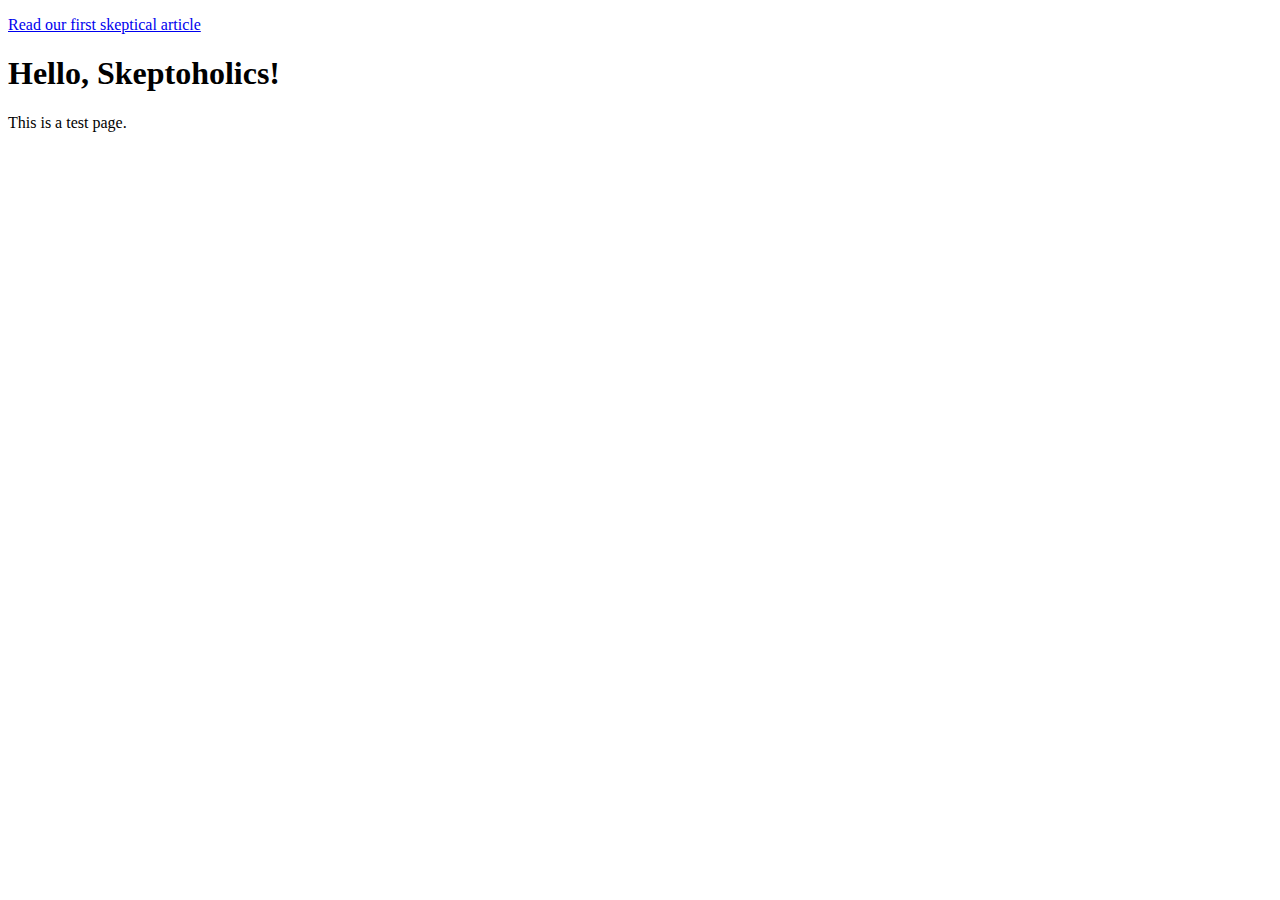
<file: index.html>
<!DOCTYPE html>
<html>
<head>
    <title>Welcome to Skeptoholics</title>
</head>
<body>
  <p><a href="article1.html">Read our first skeptical article</a></p>
    <h1>Hello, Skeptoholics!</h1>
    <p>This is a test page.</p>
</body>
</html>
</file>
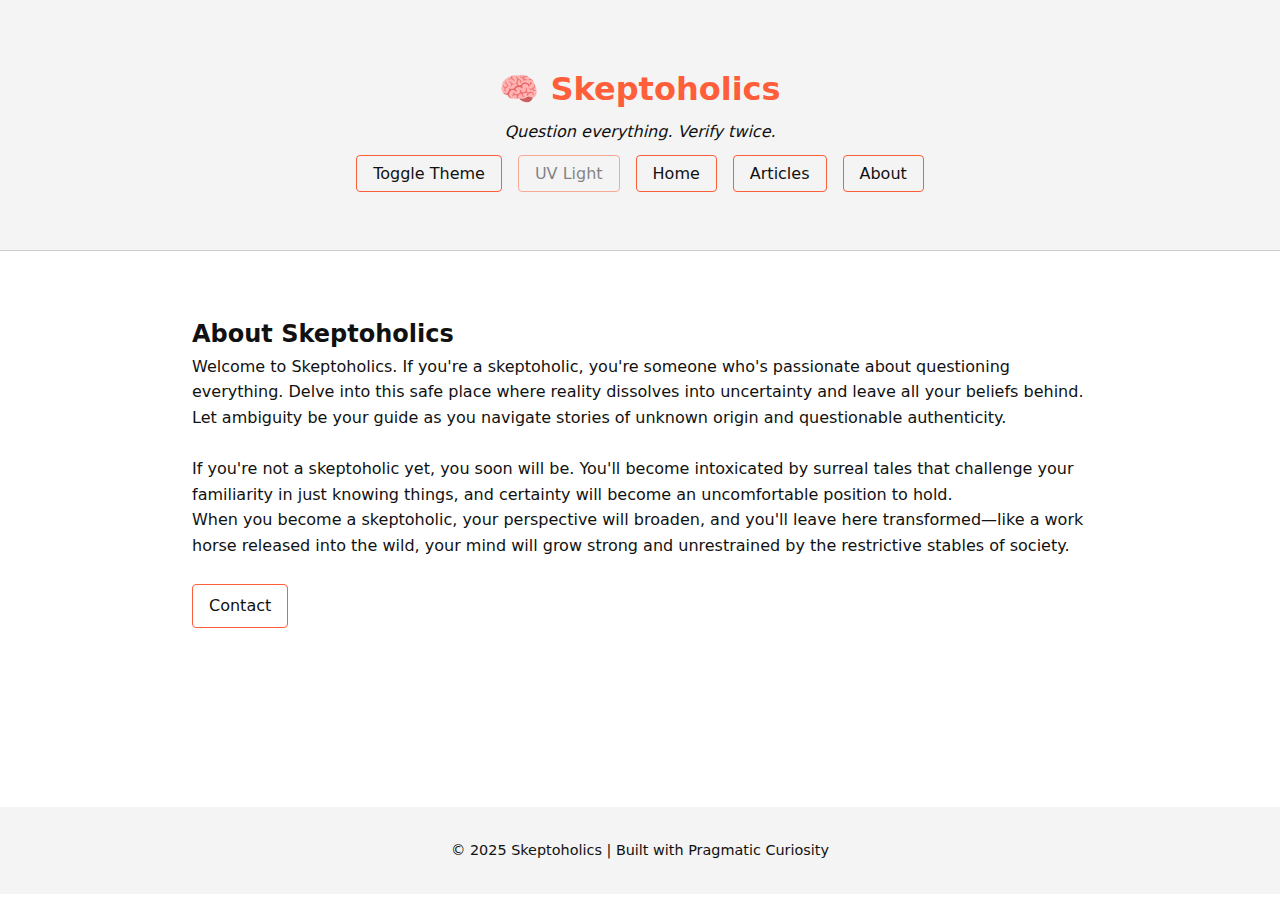
<file: about.html>
<!DOCTYPE html>

<html lang="en">
<head>
<meta charset="utf-8"/>
<meta content="width=device-width, initial-scale=1.0" name="viewport"/>
<title>About — Skeptoholics</title>
<link href="style.css" rel="stylesheet"/>
</head>
<body>
<header class="site-header">
<div class="container">
<h1 class="logo">🧠 Skeptoholics</h1>
<p class="tagline">Question everything. Verify twice.</p>
<nav>
<ul>
<li><a href="#" id="toggleTheme">Toggle Theme</a></li>
<li><a href="#" id="toggleUV">UV Light</a></li>
<li><a href="index.html">Home</a></li>
<li><a href="articles.html">Articles</a></li>
<li><a href="about.html">About</a></li>
</ul>
</nav>
</div>
</header>
<main class="container">
<section class="intro">
<h2>About Skeptoholics</h2>
<p>Welcome to Skeptoholics. If you're a skeptoholic, you're someone who's passionate about questioning everything. Delve into this safe place where reality dissolves into uncertainty and leave all your beliefs behind. Let ambiguity be your guide as you navigate stories of unknown origin and questionable authenticity.</p><p><span class="uv-hidden" data-uv="1">Clue: the site is a mirror held up to your certainty.</span></p>
<p>If you're not a skeptoholic yet, you soon will be. You'll become intoxicated by surreal tales that challenge your familiarity in just knowing things, and certainty will become an uncomfortable position to hold.</p>
<p>When you become a skeptoholic, your perspective will broaden, and you'll leave here transformed—like a work horse released into the wild, your mind will grow strong and unrestrained by the restrictive stables of society.</p><p><span class="uv-hidden" data-uv="1">Clue: the point isn't doubt — it's calibration.</span></p>
<p><a class="action-btn" href="contact.html">Contact</a></p>
<p class="uv-hidden" data-uv="">This site isn't about answers. It's about the incentives that manufacture them — and the comfort we buy with borrowed certainty.</p>
</section>
</main>
<footer class="site-footer">
<p>© 2025 Skeptoholics | Built with Pragmatic Curiosity</p>
</footer>
<script defer="" src="script.js"></script>
</body>
</html>
</file>
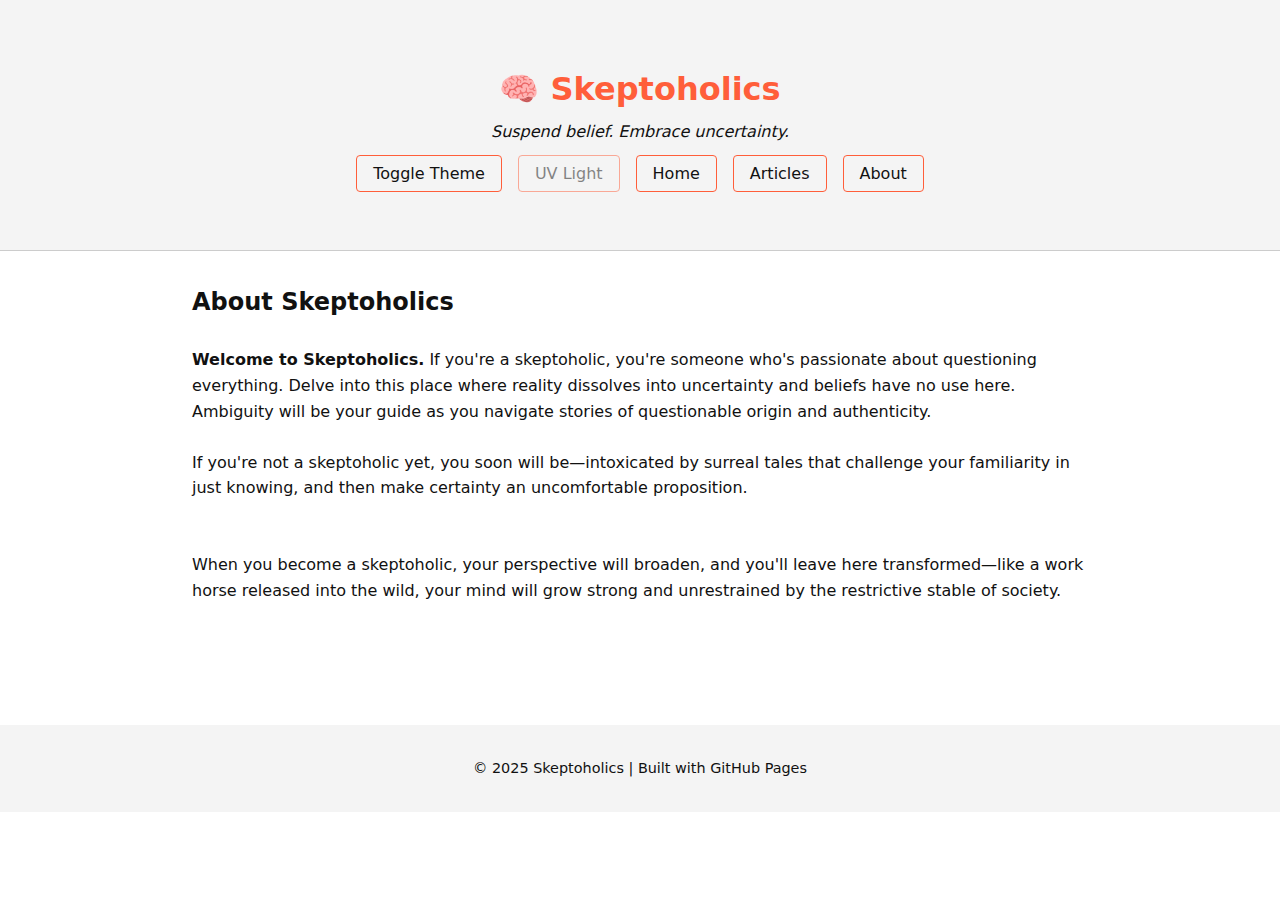
<file: article.html>
<!DOCTYPE html>

<html lang="en">
<head>
<meta charset="utf-8"/>
<meta content="width=device-width, initial-scale=1.0" name="viewport"/>
<title>About | Skeptoholics</title>
<link href="style.css" rel="stylesheet"/>
</head>
<body>
<header class="site-header">
<div class="container">
<h1 class="logo">🧠 Skeptoholics</h1>
<p class="tagline">Suspend belief. Embrace uncertainty.</p>
<nav>
<ul>
<li><a href="#" id="toggleTheme">Toggle Theme</a></li>
<li><a href="#" id="toggleUV">UV Light</a></li>
<li><a href="index.html">Home</a></li>
<li><a href="articles.html">Articles</a></li>
<li><a href="about.html">About</a></li>
</ul>
</nav>
</div>
</header>
<main class="container">
<h2>About Skeptoholics</h2><p><span class="uv-hidden" data-uv="1">Evidence is not a feeling — it's a trail you can walk.</span></p>
<p><strong>Welcome to Skeptoholics.</strong> If you're a skeptoholic, you're someone who's passionate about questioning everything. Delve into this place where reality dissolves into uncertainty and beliefs have no use here. Ambiguity will be your guide as you navigate stories of questionable origin and authenticity.</p><p><span class="uv-hidden" data-uv="1">Most certainty is rented, not owned.</span></p>
<p>If you're not a skeptoholic yet, you soon will be—intoxicated by surreal tales that challenge your familiarity in just knowing, and then make certainty an uncomfortable proposition.</p><p><span class="uv-hidden" data-uv="1">Ask what would have to be true for this to be false.</span></p><p><span class="uv-hidden" data-uv="1">A neat story is a social technology.</span></p>
<p>When you become a skeptoholic, your perspective will broaden, and you'll leave here transformed—like a work horse released into the wild, your mind will grow strong and unrestrained by the restrictive stable of society.</p><p><span class="uv-hidden" data-uv="1">Consensus is useful; it isn't a proof.</span></p>
</main>
<footer class="site-footer">
<p>© 2025 Skeptoholics | Built with GitHub Pages</p>
</footer>
<script defer="" src="script.js"></script>
</body>
</html>
</file>
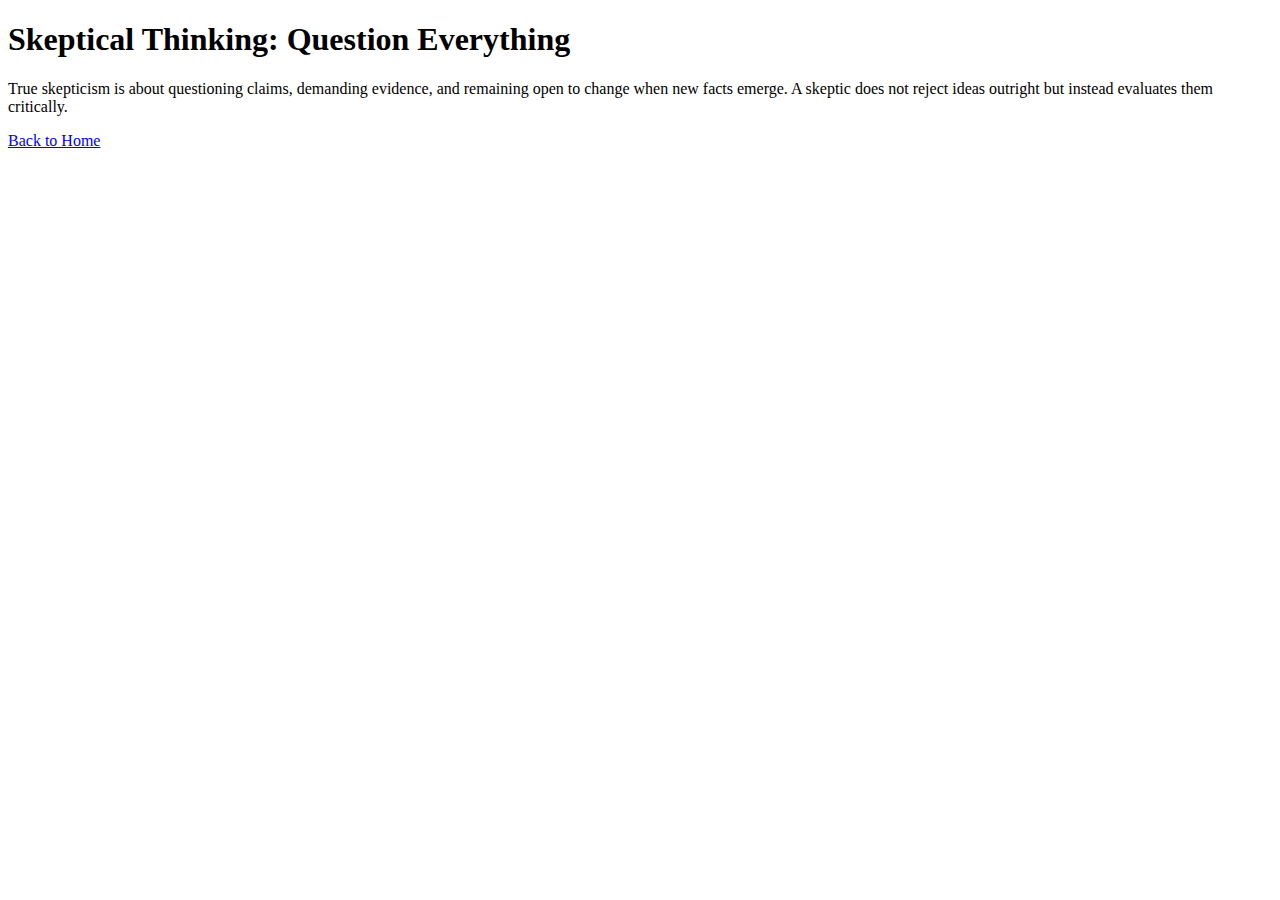
<file: article1.html>
<!DOCTYPE html>
<html>
<head>
    <title>Skeptical Thinking: Question Everything</title>
</head>
<body>
    <h1>Skeptical Thinking: Question Everything</h1>
    <p>True skepticism is about questioning claims, demanding evidence, and remaining open to change when new facts emerge.  
    A skeptic does not reject ideas outright but instead evaluates them critically.</p>
    <p><a href="index.html">Back to Home</a></p>
</body>
</html>
</file>
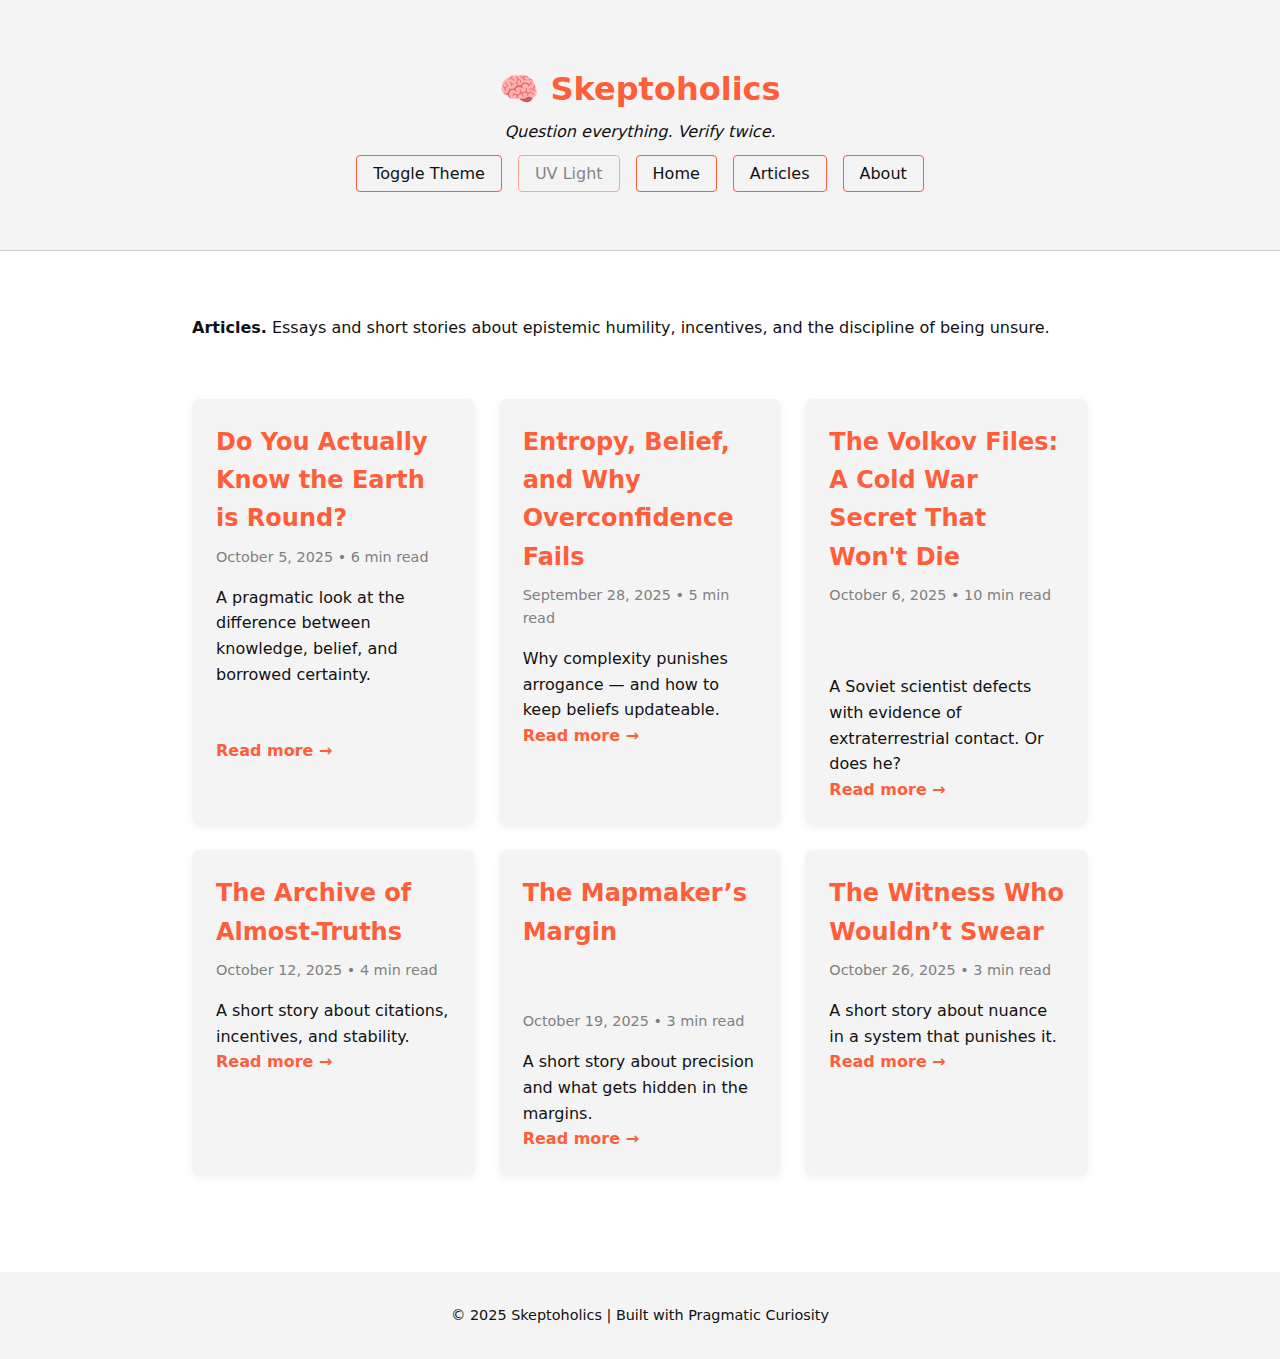
<file: articles.html>
<!DOCTYPE html>

<html lang="en">
<head>
<meta charset="utf-8"/>
<meta content="width=device-width, initial-scale=1.0" name="viewport"/>
<title>Articles — Skeptoholics</title>
<link href="style.css" rel="stylesheet"/>
</head>
<body>
<header class="site-header">
<div class="container">
<h1 class="logo">🧠 Skeptoholics</h1>
<p class="tagline">Question everything. Verify twice.</p>
<nav>
<ul>
<li><a href="#" id="toggleTheme">Toggle Theme</a></li>
<li><a href="#" id="toggleUV">UV Light</a></li>
<li><a href="index.html">Home</a></li>
<li><a href="articles.html">Articles</a></li>
<li><a href="about.html">About</a></li>
</ul>
</nav>
</div>
</header>
<main class="container">
<section class="intro">
<p><strong>Articles.</strong> Essays and short stories about epistemic humility, incentives, and the discipline of being unsure.</p>
<p class="uv-hidden" data-uv="">The theme is “trust-chains.” Follow them far enough and you’ll find incentives.</p>
</section>
<section class="articles-grid">
<article class="card">
<h2>Do You Actually Know the Earth is Round?</h2>
<p class="meta">October 5, 2025 • 6 min read</p>
<p>A pragmatic look at the difference between knowledge, belief, and borrowed certainty.</p><p><span class="uv-hidden" data-uv="1">Evidence is not a feeling — it's a trail you can walk.</span></p>
<a href="articles/earth-round.html">Read more →</a>
</article><article class="card">
<h2>Entropy, Belief, and Why Overconfidence Fails</h2>
<p class="meta">September 28, 2025 • 5 min read</p>
<p>Why complexity punishes arrogance — and how to keep beliefs updateable.</p>
<a href="articles/entropy-belief.html">Read more →</a>
</article><article class="card">
<h2>The Volkov Files: A Cold War Secret That Won't Die</h2>
<p class="meta">October 6, 2025 • 10 min read</p><p><span class="uv-hidden" data-uv="1">Most certainty is rented, not owned.</span></p>
<p>A Soviet scientist defects with evidence of extraterrestrial contact. Or does he?</p>
<a href="articles/volkov-defection.html">Read more →</a>
</article><article class="card">
<h2>The Archive of Almost-Truths</h2>
<p class="meta">October 12, 2025 • 4 min read</p>
<p>A short story about citations, incentives, and stability.</p>
<a href="articles/archive-almost-truths.html">Read more →</a>
</article><article class="card">
<h2>The Mapmaker’s Margin</h2><p><span class="uv-hidden" data-uv="1">A neat story is a social technology.</span></p>
<p class="meta">October 19, 2025 • 3 min read</p>
<p>A short story about precision and what gets hidden in the margins.</p>
<a href="articles/mapmakers-margin.html">Read more →</a>
</article><article class="card">
<h2>The Witness Who Wouldn’t Swear</h2>
<p class="meta">October 26, 2025 • 3 min read</p>
<p>A short story about nuance in a system that punishes it.</p>
<a href="articles/witness-wont-swear.html">Read more →</a>
</article>
</section>
</main>
<footer class="site-footer">
<p>© 2025 Skeptoholics | Built with Pragmatic Curiosity</p>
</footer>
<script defer="" src="script.js"></script>
</body>
</html>
</file>
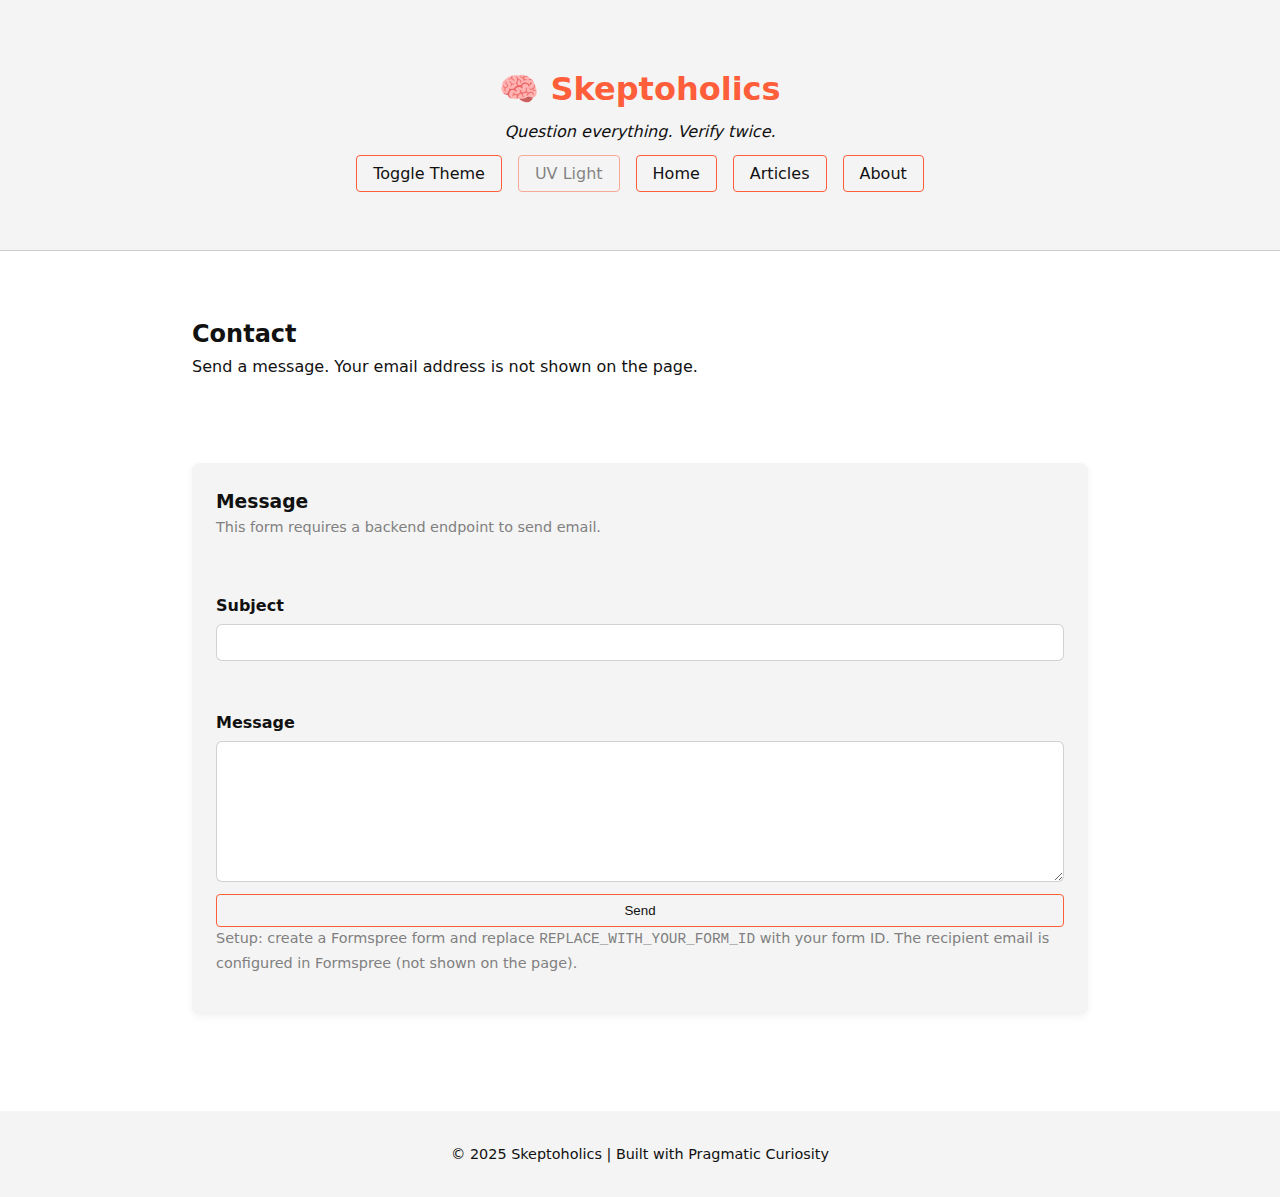
<file: contact.html>
<!DOCTYPE html>

<html lang="en">
<head>
<meta charset="utf-8"/>
<meta content="width=device-width, initial-scale=1.0" name="viewport"/>
<title>Contact — Skeptoholics</title>
<link href="style.css" rel="stylesheet"/>
</head>
<body>
<header class="site-header">
<div class="container">
<h1 class="logo">🧠 Skeptoholics</h1>
<p class="tagline">Question everything. Verify twice.</p>
<nav>
<ul>
<li><a href="#" id="toggleTheme">Toggle Theme</a></li>
<li><a href="#" id="toggleUV">UV Light</a></li>
<li><a href="index.html">Home</a></li>
<li><a href="articles.html">Articles</a></li>
<li><a href="about.html">About</a></li>
</ul>
</nav>
</div>
</header>
<main class="container">
<section class="intro">
<h2>Contact</h2>
<p>Send a message. Your email address is not shown on the page.</p><p><span class="uv-hidden" data-uv="1">Messages are signals. Signals can be spoofed. Context matters.</span></p>
<p class="uv-hidden" data-uv="">If you can see this, you're using the dark theme + UV light. Good.</p>
</section>
<section class="card">
<h3>Message</h3>
<p class="meta">This form requires a backend endpoint to send email.</p><p><span class="uv-hidden" data-uv="1">Write like you're leaving a note for your future self.</span></p>
<form action="#" class="contact-form" id="contactForm" method="POST"><input name="_next" type="hidden" value="contact.html?sent=1"/><input name="_template" type="hidden" value="table"/><input name="_subject" type="hidden" value="Skeptoholics contact form"/><input name="_captcha" type="hidden" value="false"/>
<label>
          Subject
          <input name="subject" required="" type="text"/>
</label><div><span class="uv-hidden" data-uv="1">Assume misinterpretation; design around it.</span></div>
<label>
          Message
          <textarea name="message" required="" rows="8"></textarea>
</label>
<button class="action-btn" type="submit">Send</button>
</form>
<p class="meta">Setup: create a Formspree form and replace <code>REPLACE_WITH_YOUR_FORM_ID</code> with your form ID. The recipient email is configured in Formspree (not shown on the page).</p>
</section>
</main>
<footer class="site-footer">
<p>© 2025 Skeptoholics | Built with Pragmatic Curiosity</p>
</footer>
<script defer="" src="script.js"></script>
</body>
</html>
</file>
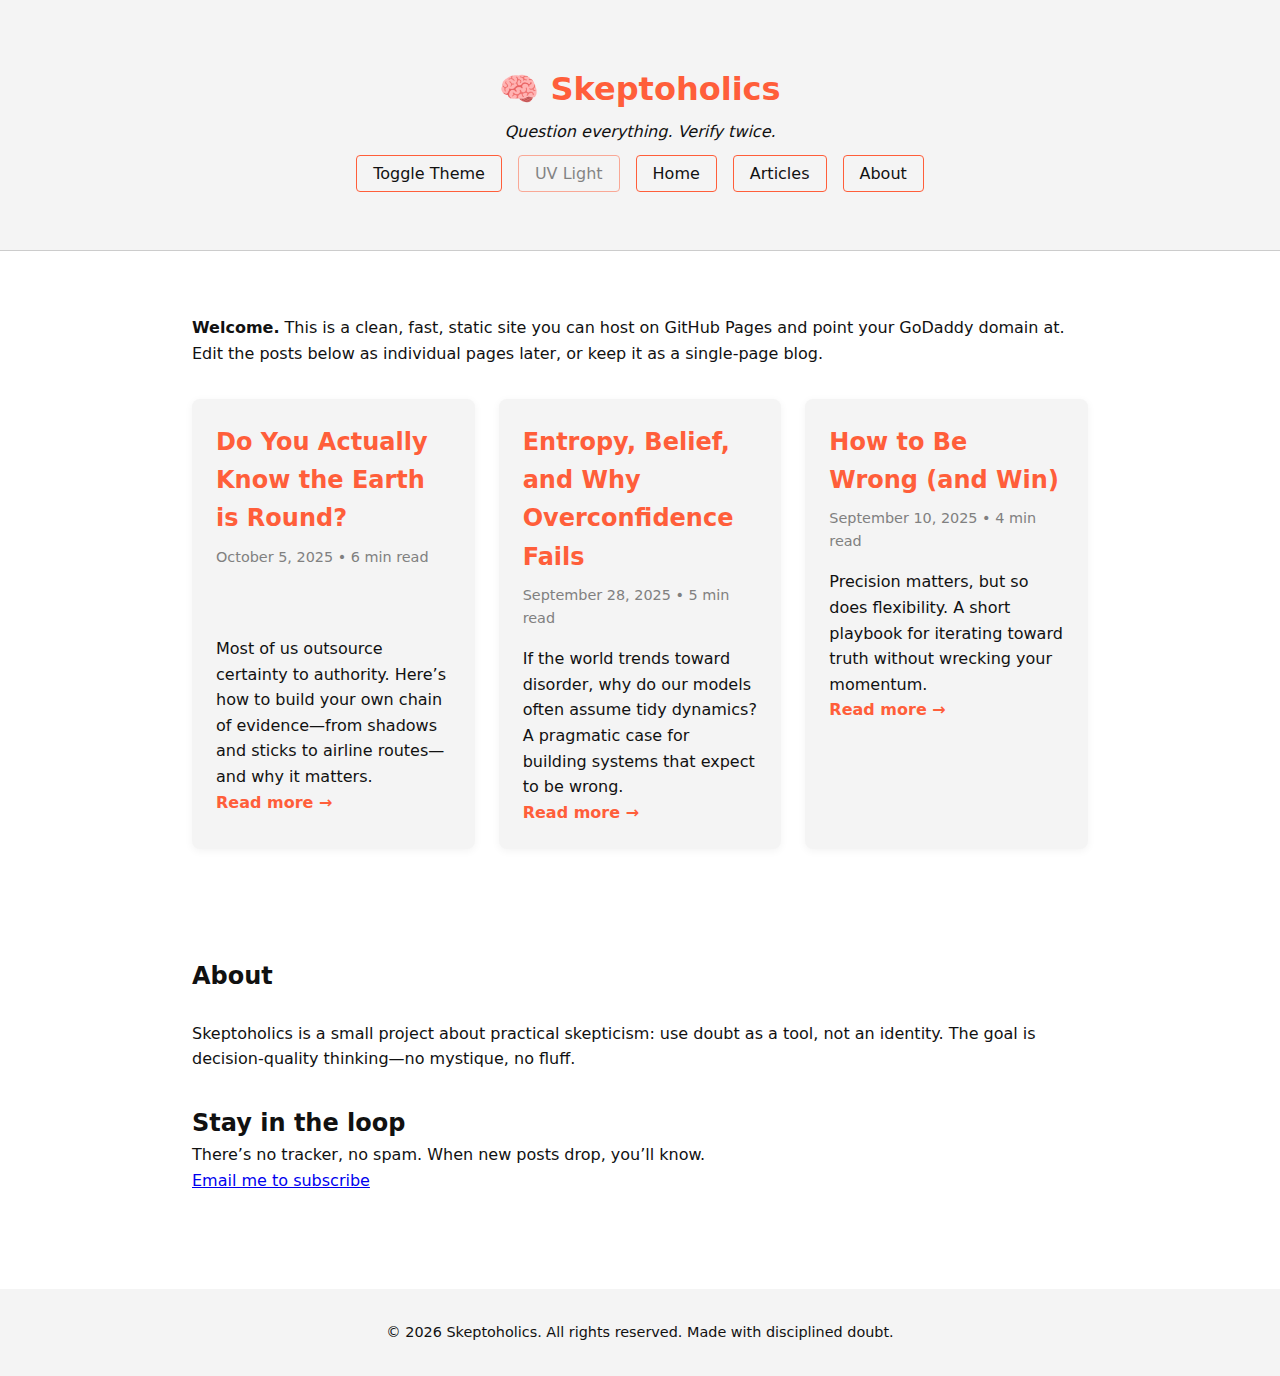
<file: Sup Page.html>
<!DOCTYPE html>

<html lang="en">
<head>
<meta charset="utf-8"/>
<meta content="width=device-width, initial-scale=1" name="viewport"/>
<title>Skeptoholics — Question Everything</title>
<link href="style.css" rel="stylesheet"/>
</head>
<body>
<header class="site-header">
<div class="container">
<h1 class="logo">🧠 Skeptoholics</h1>
<p class="tagline">Question everything. Verify twice.</p>
<nav>
<ul>
<li><a href="#" id="toggleTheme">Toggle Theme</a></li>
<li><a href="#" id="toggleUV">UV Light</a></li>
<li><a href="index.html">Home</a></li>
<li><a href="articles.html">Articles</a></li>
<li><a href="about.html">About</a></li>
</ul>
</nav>
</div>
</header>
<main class="container">
<section class="intro">
<p><strong>Welcome.</strong> This is a clean, fast, static site you can host on GitHub Pages and point your GoDaddy domain at. Edit the posts below as individual pages later, or keep it as a single-page blog.</p>
</section>
<section class="articles-grid">
<article class="card">
<h2>Do You Actually Know the Earth is Round?</h2>
<p class="meta">October 5, 2025 • 6 min read</p><p><span class="uv-hidden" data-uv="1">Evidence is not a feeling — it's a trail you can walk.</span></p>
<p>Most of us outsource certainty to authority. Here’s how to build your own chain of evidence—from shadows and sticks to airline routes—and why it matters.</p>
<a href="#">Read more →</a>
</article>
<article class="card">
<h2>Entropy, Belief, and Why Overconfidence Fails</h2>
<p class="meta">September 28, 2025 • 5 min read</p>
<p>If the world trends toward disorder, why do our models often assume tidy dynamics? A pragmatic case for building systems that expect to be wrong.</p>
<a href="#">Read more →</a>
</article>
<article class="card">
<h2>How to Be Wrong (and Win)</h2>
<p class="meta">September 10, 2025 • 4 min read</p>
<p>Precision matters, but so does flexibility. A short playbook for iterating toward truth without wrecking your momentum.</p>
<a href="#">Read more →</a>
</article><p><span class="uv-hidden" data-uv="1">Most certainty is rented, not owned.</span></p>
</section>
<section class="intro" id="about">
<h2>About</h2><p><span class="uv-hidden" data-uv="1">A neat story is a social technology.</span></p>
<p>Skeptoholics is a small project about practical skepticism: use doubt as a tool, not an identity. The goal is decision-quality thinking—no mystique, no fluff.</p>
</section>
<section>
<h2>Stay in the loop</h2>
<p>There’s no tracker, no spam. When new posts drop, you’ll know.</p>
<p><a class="btn" href="mailto:you@example.com?subject=Subscribe%20me%20to%20Skeptoholics">Email me to subscribe</a></p>
</section>
</main>
<footer class="site-footer">
<p>© <span id="year"></span> Skeptoholics. All rights reserved. Made with disciplined doubt.</p>
</footer>
<script>
    document.getElementById('year').textContent = new Date().getFullYear();
  </script>
<script defer="" src="script.js"></script>
</body>
</html>
</file>
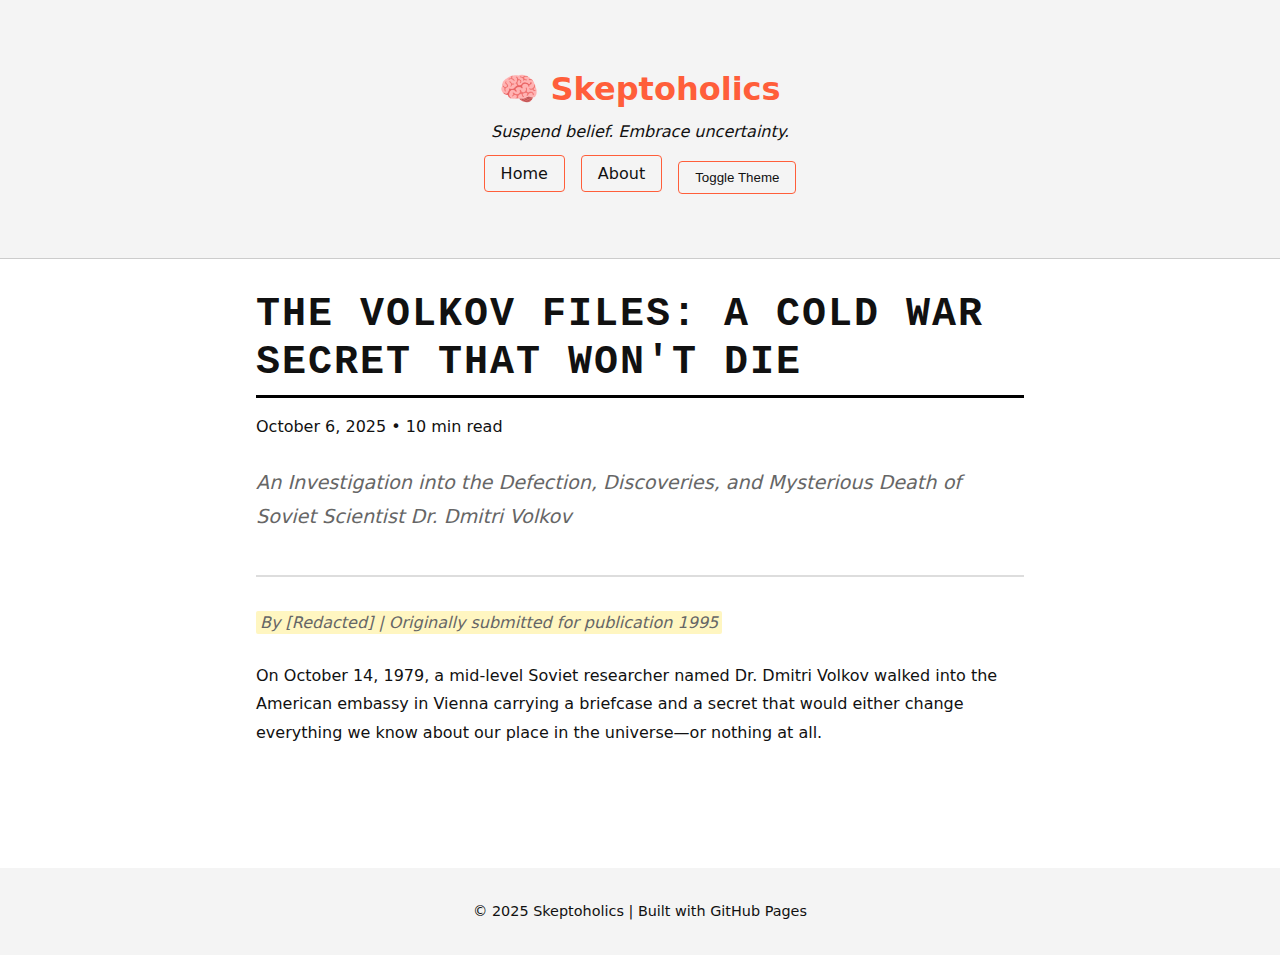
<file: volkov-defection.html>
<!DOCTYPE html>
<html lang="en">
<head>
  <meta charset="UTF-8">
  <meta name="viewport" content="width=device-width, initial-scale=1.0">
  <title>The Volkov Files | Skeptoholics</title>
  <link rel="stylesheet" href="../style.css">
</head>
<body>
  <header class="site-header">
    <div class="container">
      <h1 class="logo">🧠 Skeptoholics</h1>
      <p class="tagline">Suspend belief. Embrace uncertainty.</p>
      <nav>
        <ul>
          <li><a href="../index.html">Home</a></li>
          <li><a href="../about.html">About</a></li>
          <li><button id="toggleTheme">Toggle Theme</button></li>
        </ul>
      </nav>
    </div>
  </header>
  
  <main class="container article-content">
    <article>
      <header class="article-header">
        <h1>The Volkov Files: A Cold War Secret That Won't Die</h1>
        <p class="meta">October 6, 2025 • 10 min read</p>
        <p class="subtitle">An Investigation into the Defection, Discoveries, and Mysterious Death of Soviet Scientist Dr. Dmitri Volkov</p>
      </header>

      <p><em>By [Redacted] | Originally submitted for publication 1995</em></p>

      <p>On October 14, 1979, a mid-level Soviet researcher named Dr. Dmitri Volkov walked into the American embassy in Vienna carrying a briefcase and a secret that would either change everything we know about our place in the universe—or nothing at all.</p>

      <!-- REST OF THE STORY GOES HERE -->
      <!-- Copy the entire story content from the artifact -->

    </article>
  </main>
  
  <footer class="site-footer">
    <p>&copy; 2025 Skeptoholics | Built with GitHub Pages</p>
  </footer>
  
  <script src="../script.js"></script>
</body>
</html>
</file>
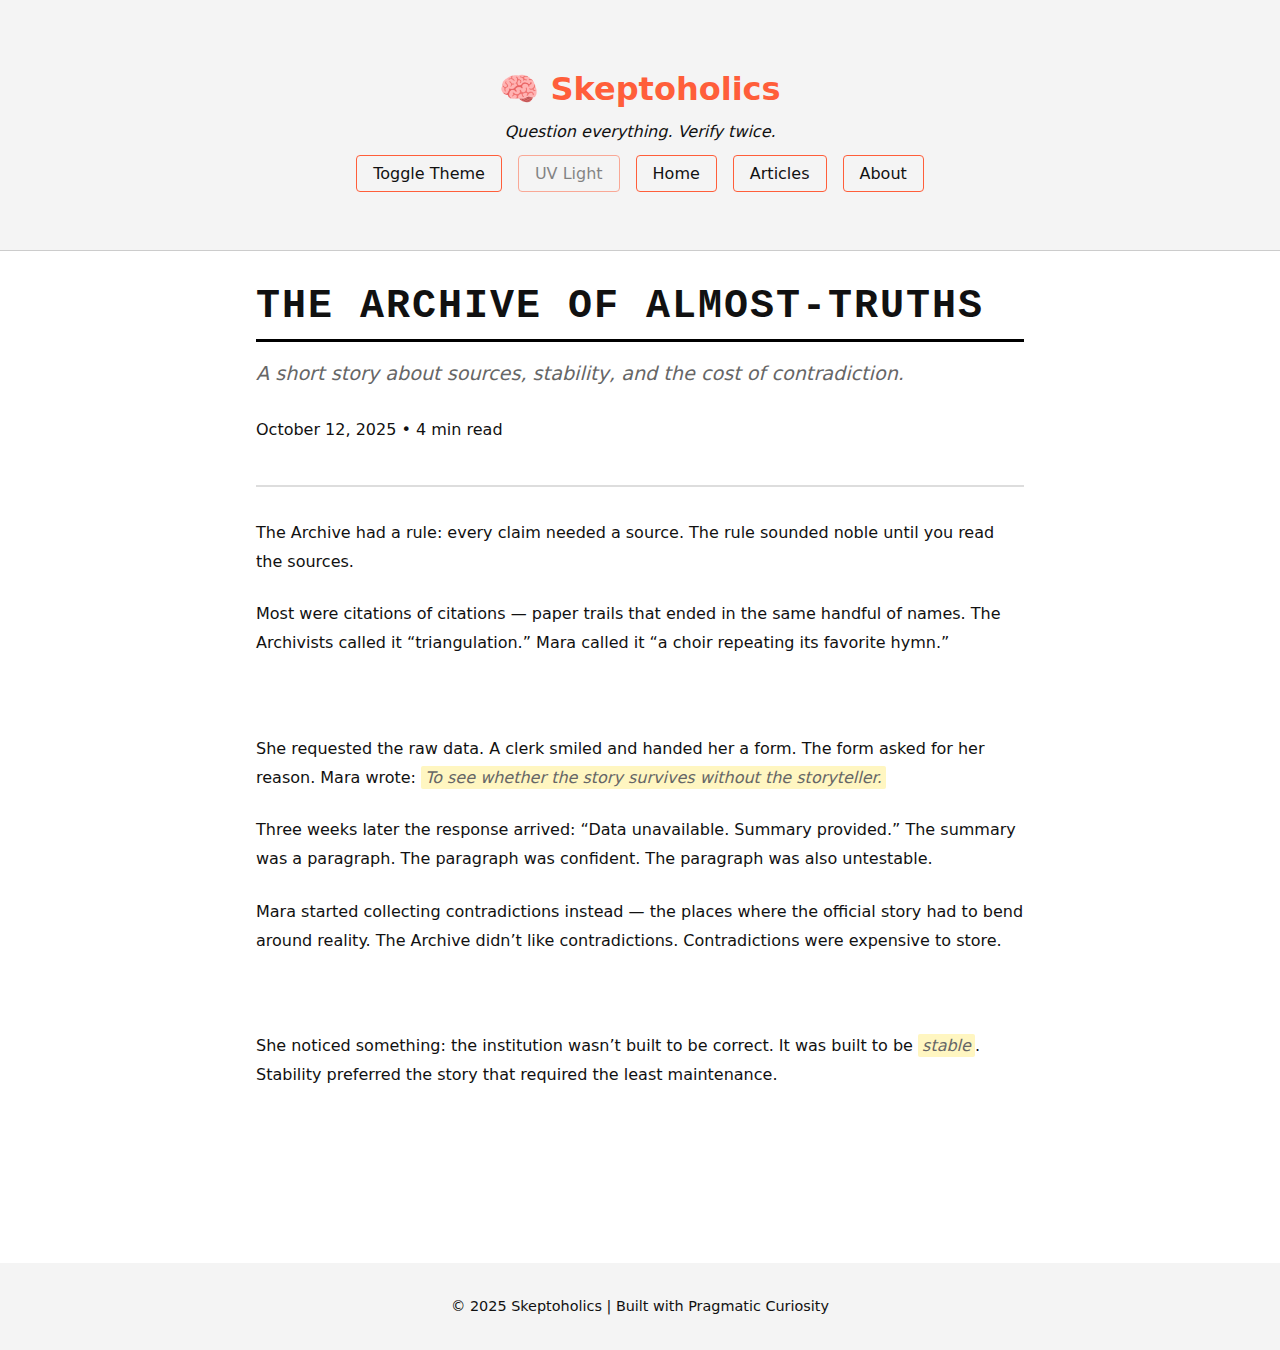
<file: articles/archive-almost-truths.html>
<!DOCTYPE html>

<html lang="en">
<head>
<meta charset="utf-8"/>
<meta content="width=device-width, initial-scale=1.0" name="viewport"/>
<title>The Archive of Almost-Truths — Skeptoholics</title>
<link href="../style.css" rel="stylesheet"/>
</head>
<body>
<header class="site-header">
<div class="container">
<h1 class="logo">🧠 Skeptoholics</h1>
<p class="tagline">Question everything. Verify twice.</p>
<nav>
<ul>
<li><a href="#" id="toggleTheme">Toggle Theme</a></li>
<li><a href="#" id="toggleUV">UV Light</a></li>
<li><a href="../index.html">Home</a></li>
<li><a href="../articles.html">Articles</a></li>
<li><a href="../about.html">About</a></li>
</ul>
</nav>
</div>
</header>
<main class="container article-content">
<header class="article-header">
<h1>The Archive of Almost-Truths</h1>
<p class="subtitle">A short story about sources, stability, and the cost of contradiction.</p>
<p class="meta">October 12, 2025 • 4 min read</p>
</header>
<p>The Archive had a rule: every claim needed a source. The rule sounded noble until you read the sources.</p>
<p>Most were citations of citations — paper trails that ended in the same handful of names. The Archivists called it “triangulation.” Mara called it “a choir repeating its favorite hymn.”</p><p><span class="uv-hidden" data-uv="1">Evidence is not a feeling — it's a trail you can walk.</span></p>
<p>She requested the raw data. A clerk smiled and handed her a form. The form asked for her reason. Mara wrote: <em>To see whether the story survives without the storyteller.</em></p>
<p>Three weeks later the response arrived: “Data unavailable. Summary provided.” The summary was a paragraph. The paragraph was confident. The paragraph was also untestable.</p>
<p>Mara started collecting contradictions instead — the places where the official story had to bend around reality. The Archive didn’t like contradictions. Contradictions were expensive to store.</p><p><span class="uv-hidden" data-uv="1">Most certainty is rented, not owned.</span></p>
<p>She noticed something: the institution wasn’t built to be correct. It was built to be <em>stable</em>. Stability preferred the story that required the least maintenance.</p>
<p class="uv-hidden" data-uv="">Institutions rarely lie. They simply optimize for survival.</p>
</main>
<footer class="site-footer">
<p>© 2025 Skeptoholics | Built with Pragmatic Curiosity</p>
</footer>
<script defer="" src="../script.js"></script>
<script defer="" src="../script.js"></script>
</body>
</html>
</file>
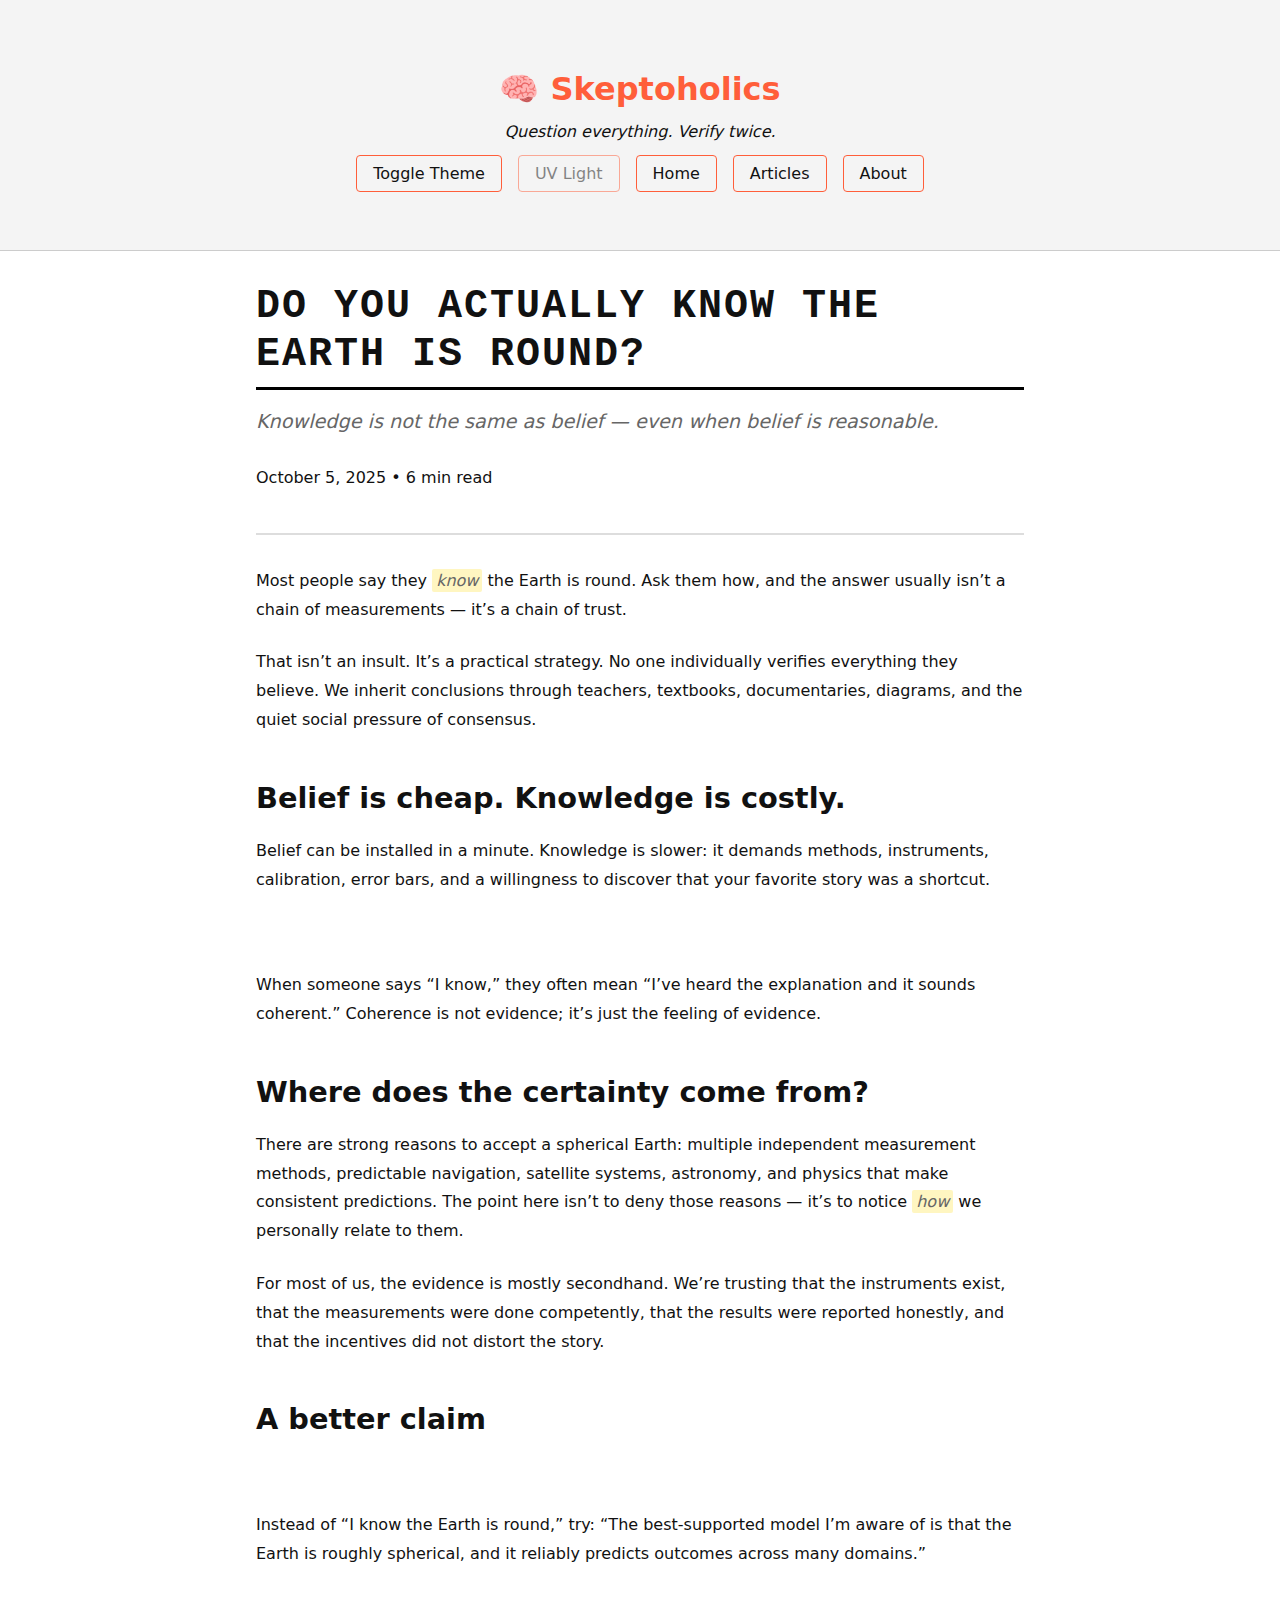
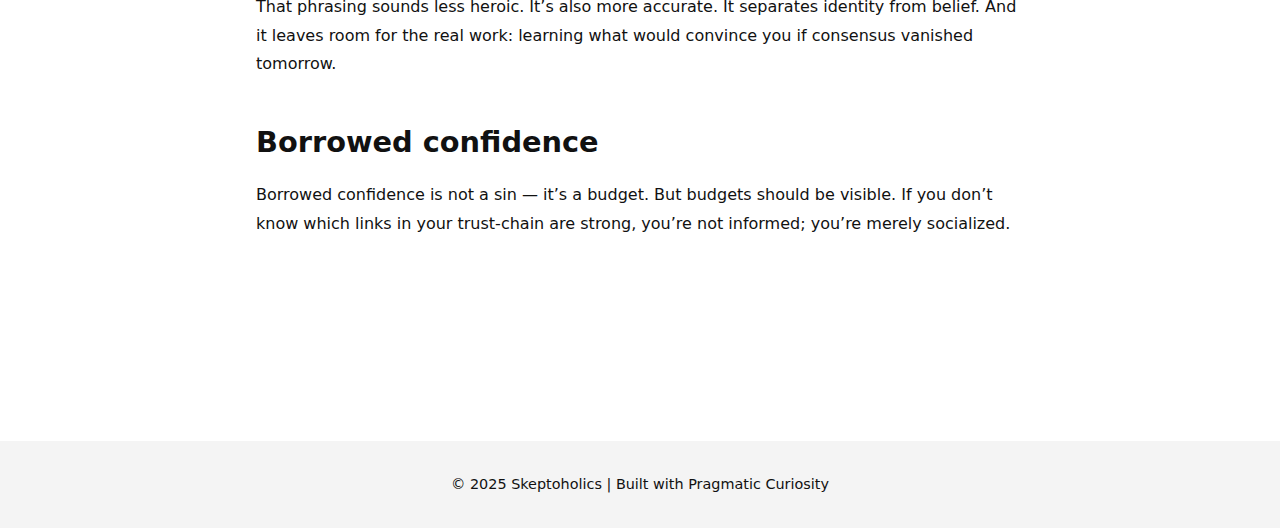
<file: articles/earth-round.html>
<!DOCTYPE html>

<html lang="en">
<head>
<meta charset="utf-8"/>
<meta content="width=device-width, initial-scale=1.0" name="viewport"/>
<title>Do You Actually Know the Earth is Round? — Skeptoholics</title>
<link href="../style.css" rel="stylesheet"/>
</head>
<body>
<header class="site-header">
<div class="container">
<h1 class="logo">🧠 Skeptoholics</h1>
<p class="tagline">Question everything. Verify twice.</p>
<nav>
<ul>
<li><a href="#" id="toggleTheme">Toggle Theme</a></li>
<li><a href="#" id="toggleUV">UV Light</a></li>
<li><a href="../index.html">Home</a></li>
<li><a href="../articles.html">Articles</a></li>
<li><a href="../about.html">About</a></li>
</ul>
</nav>
</div>
</header>
<main class="container article-content">
<header class="article-header">
<h1>Do You Actually Know the Earth is Round?</h1>
<p class="subtitle">Knowledge is not the same as belief — even when belief is reasonable.</p>
<p class="meta">October 5, 2025 • 6 min read</p>
</header>
<p>Most people say they <em>know</em> the Earth is round. Ask them how, and the answer usually isn’t a chain of measurements — it’s a chain of trust.</p>
<p>That isn’t an insult. It’s a practical strategy. No one individually verifies everything they believe. We inherit conclusions through teachers, textbooks, documentaries, diagrams, and the quiet social pressure of consensus.</p>
<h2>Belief is cheap. Knowledge is costly.</h2>
<p>Belief can be installed in a minute. Knowledge is slower: it demands methods, instruments, calibration, error bars, and a willingness to discover that your favorite story was a shortcut.</p><p><span class="uv-hidden" data-uv="1">Evidence is not a feeling — it's a trail you can walk.</span></p>
<p>When someone says “I know,” they often mean “I’ve heard the explanation and it sounds coherent.” Coherence is not evidence; it’s just the feeling of evidence.</p>
<h2>Where does the certainty come from?</h2>
<p>There are strong reasons to accept a spherical Earth: multiple independent measurement methods, predictable navigation, satellite systems, astronomy, and physics that make consistent predictions. The point here isn’t to deny those reasons — it’s to notice <em>how</em> we personally relate to them.</p>
<p>For most of us, the evidence is mostly secondhand. We’re trusting that the instruments exist, that the measurements were done competently, that the results were reported honestly, and that the incentives did not distort the story.</p>
<h2>A better claim</h2><p><span class="uv-hidden" data-uv="1">Most certainty is rented, not owned.</span></p>
<p>Instead of “I know the Earth is round,” try: “The best-supported model I’m aware of is that the Earth is roughly spherical, and it reliably predicts outcomes across many domains.”</p>
<p>That phrasing sounds less heroic. It’s also more accurate. It separates identity from belief. And it leaves room for the real work: learning what would convince you if consensus vanished tomorrow.</p>
<h2>Borrowed confidence</h2>
<p>Borrowed confidence is not a sin — it’s a budget. But budgets should be visible. If you don’t know which links in your trust-chain are strong, you’re not informed; you’re merely socialized.</p>
<p class="uv-hidden" data-uv="">Your certainty is a map. Ask who drew it, what they were paid for, and what they chose not to include.</p>
</main>
<footer class="site-footer">
<p>© 2025 Skeptoholics | Built with Pragmatic Curiosity</p>
</footer>
<script defer="" src="../script.js"></script>
<script defer="" src="../script.js"></script>
</body>
</html>
</file>
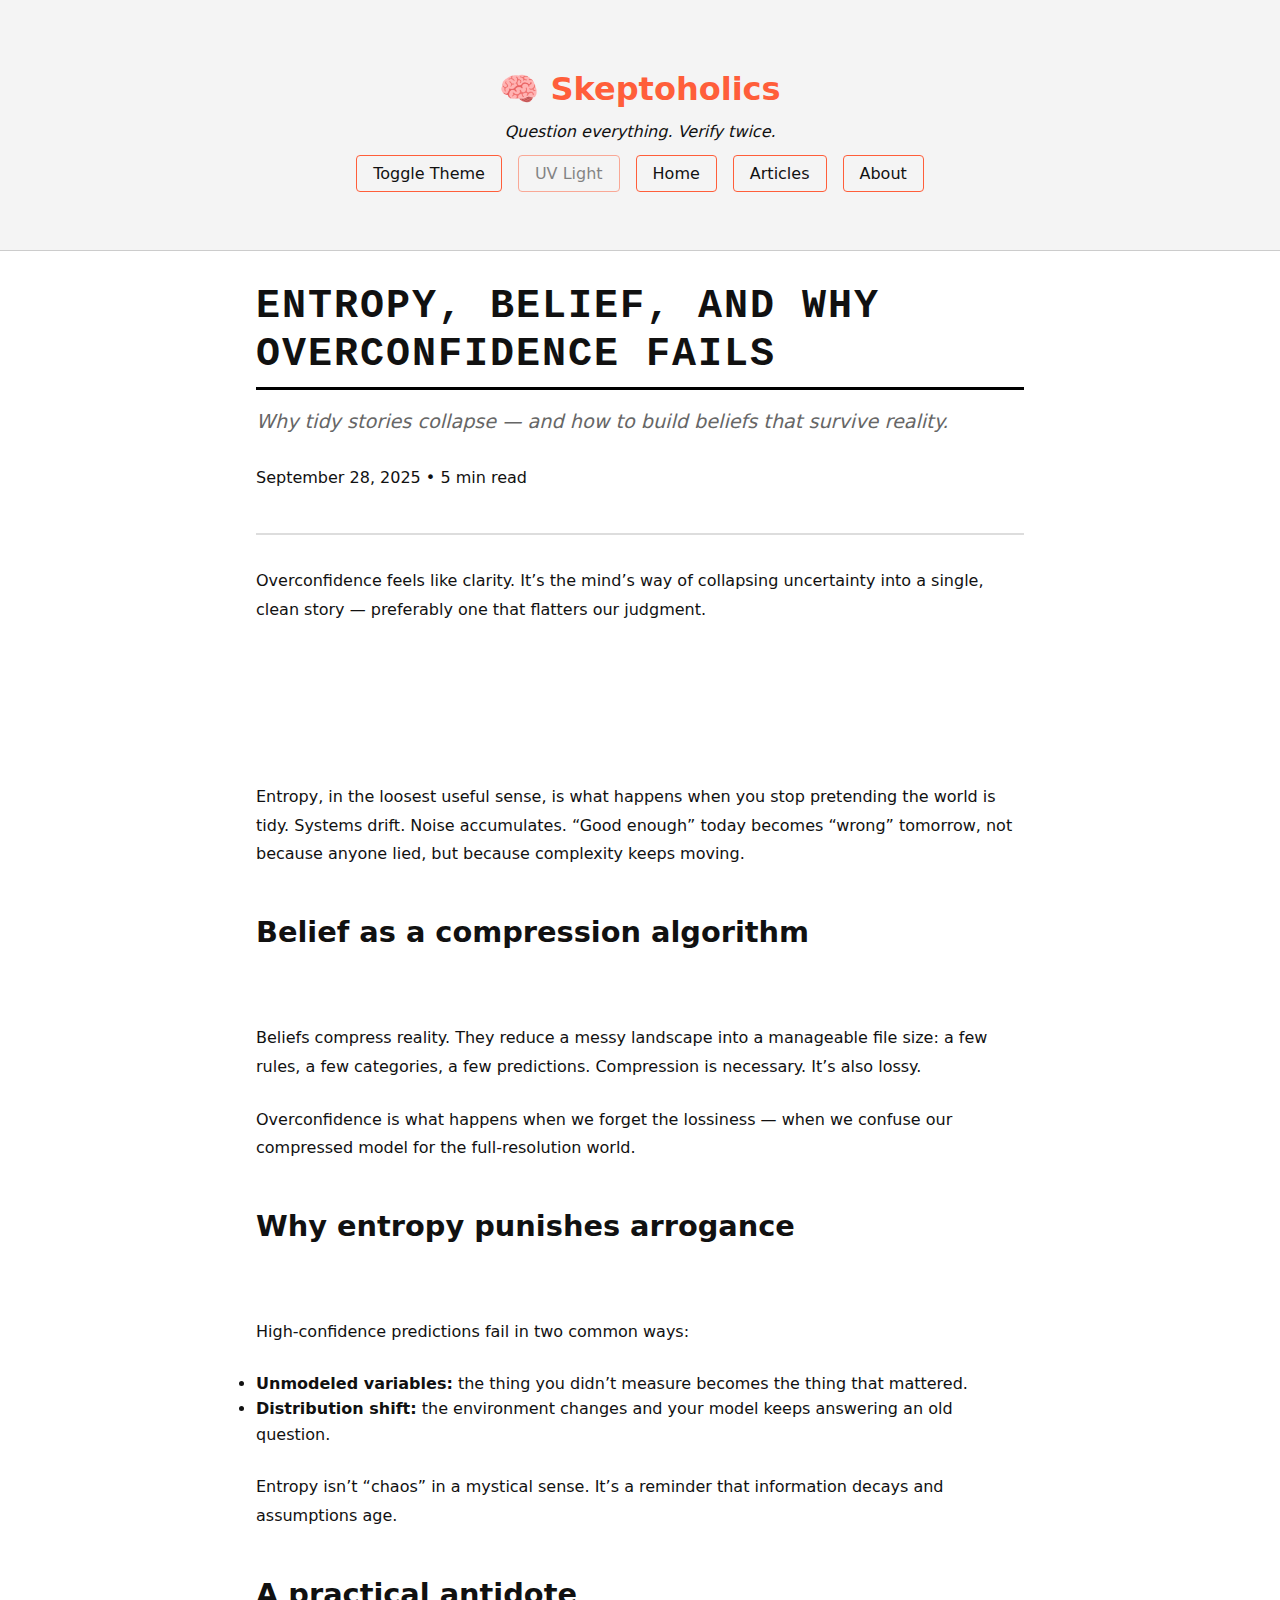
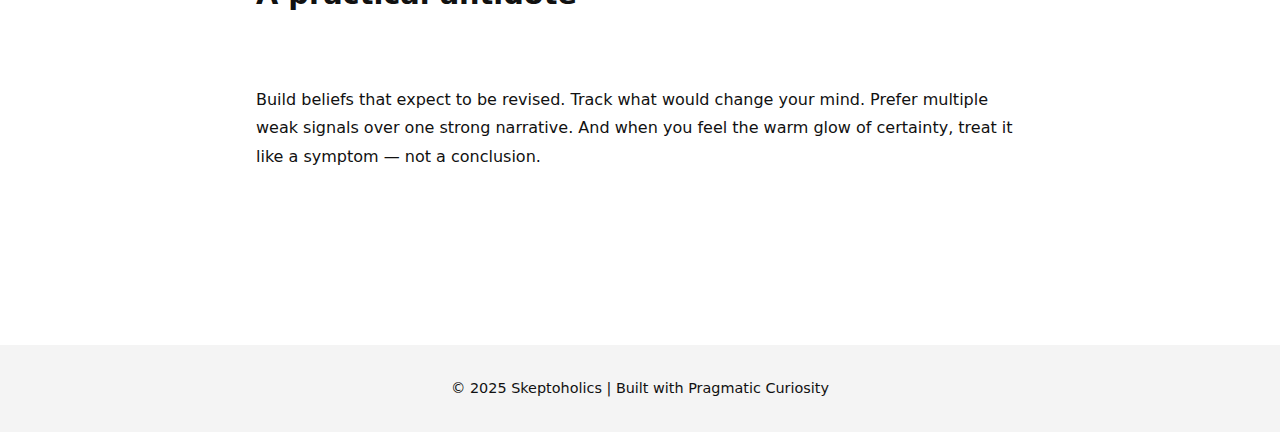
<file: articles/entropy-belief.html>
<!DOCTYPE html>

<html lang="en">
<head>
<meta charset="utf-8"/>
<meta content="width=device-width, initial-scale=1.0" name="viewport"/>
<title>Entropy, Belief, and Why Overconfidence Fails — Skeptoholics</title>
<link href="../style.css" rel="stylesheet"/>
</head>
<body>
<header class="site-header">
<div class="container">
<h1 class="logo">🧠 Skeptoholics</h1>
<p class="tagline">Question everything. Verify twice.</p>
<nav>
<ul>
<li><a href="#" id="toggleTheme">Toggle Theme</a></li>
<li><a href="#" id="toggleUV">UV Light</a></li>
<li><a href="../index.html">Home</a></li>
<li><a href="../articles.html">Articles</a></li>
<li><a href="../about.html">About</a></li>
</ul>
</nav>
</div>
</header>
<main class="container article-content">
<header class="article-header">
<h1>Entropy, Belief, and Why Overconfidence Fails</h1>
<p class="subtitle">Why tidy stories collapse — and how to build beliefs that survive reality.</p>
<p class="meta">September 28, 2025 • 5 min read</p>
</header>
<p>Overconfidence feels like clarity. It’s the mind’s way of collapsing uncertainty into a single, clean story — preferably one that flatters our judgment.</p><p><span class="uv-hidden" data-uv="1">Ethan will never be a fifi, he tries too hard for benji and doesn't understand the true meaning behind goodbye horses</span></p><p><span class="uv-hidden" data-uv="1">Evidence is not a feeling — it's a trail you can walk.</span></p>
<p>Entropy, in the loosest useful sense, is what happens when you stop pretending the world is tidy. Systems drift. Noise accumulates. “Good enough” today becomes “wrong” tomorrow, not because anyone lied, but because complexity keeps moving.</p>
<h2>Belief as a compression algorithm</h2><p><span class="uv-hidden" data-uv="1">Most certainty is rented, not owned.</span></p>
<p>Beliefs compress reality. They reduce a messy landscape into a manageable file size: a few rules, a few categories, a few predictions. Compression is necessary. It’s also lossy.</p>
<p>Overconfidence is what happens when we forget the lossiness — when we confuse our compressed model for the full-resolution world.</p>
<h2>Why entropy punishes arrogance</h2><p><span class="uv-hidden" data-uv="1">A neat story is a social technology.</span></p>
<p>High-confidence predictions fail in two common ways:</p>
<ul>
<li><strong>Unmodeled variables:</strong> the thing you didn’t measure becomes the thing that mattered.</li>
<li><strong>Distribution shift:</strong> the environment changes and your model keeps answering an old question.</li>
</ul><div><span class="uv-hidden" data-uv="1">Ask what would have to be true for this to be false.</span></div>
<p>Entropy isn’t “chaos” in a mystical sense. It’s a reminder that information decays and assumptions age.</p>
<h2>A practical antidote</h2><p><span class="uv-hidden" data-uv="1">Consensus is useful; it isn't a proof.</span></p>
<p>Build beliefs that expect to be revised. Track what would change your mind. Prefer multiple weak signals over one strong narrative. And when you feel the warm glow of certainty, treat it like a symptom — not a conclusion.</p>
<p class="uv-hidden" data-uv="">Confidence is often a social performance. Accuracy is usually quiet.</p>
</main>
<footer class="site-footer">
<p>© 2025 Skeptoholics | Built with Pragmatic Curiosity</p>
</footer>
<script defer="" src="../script.js"></script>
<script defer="" src="../script.js"></script>
</body>
</html>
</file>
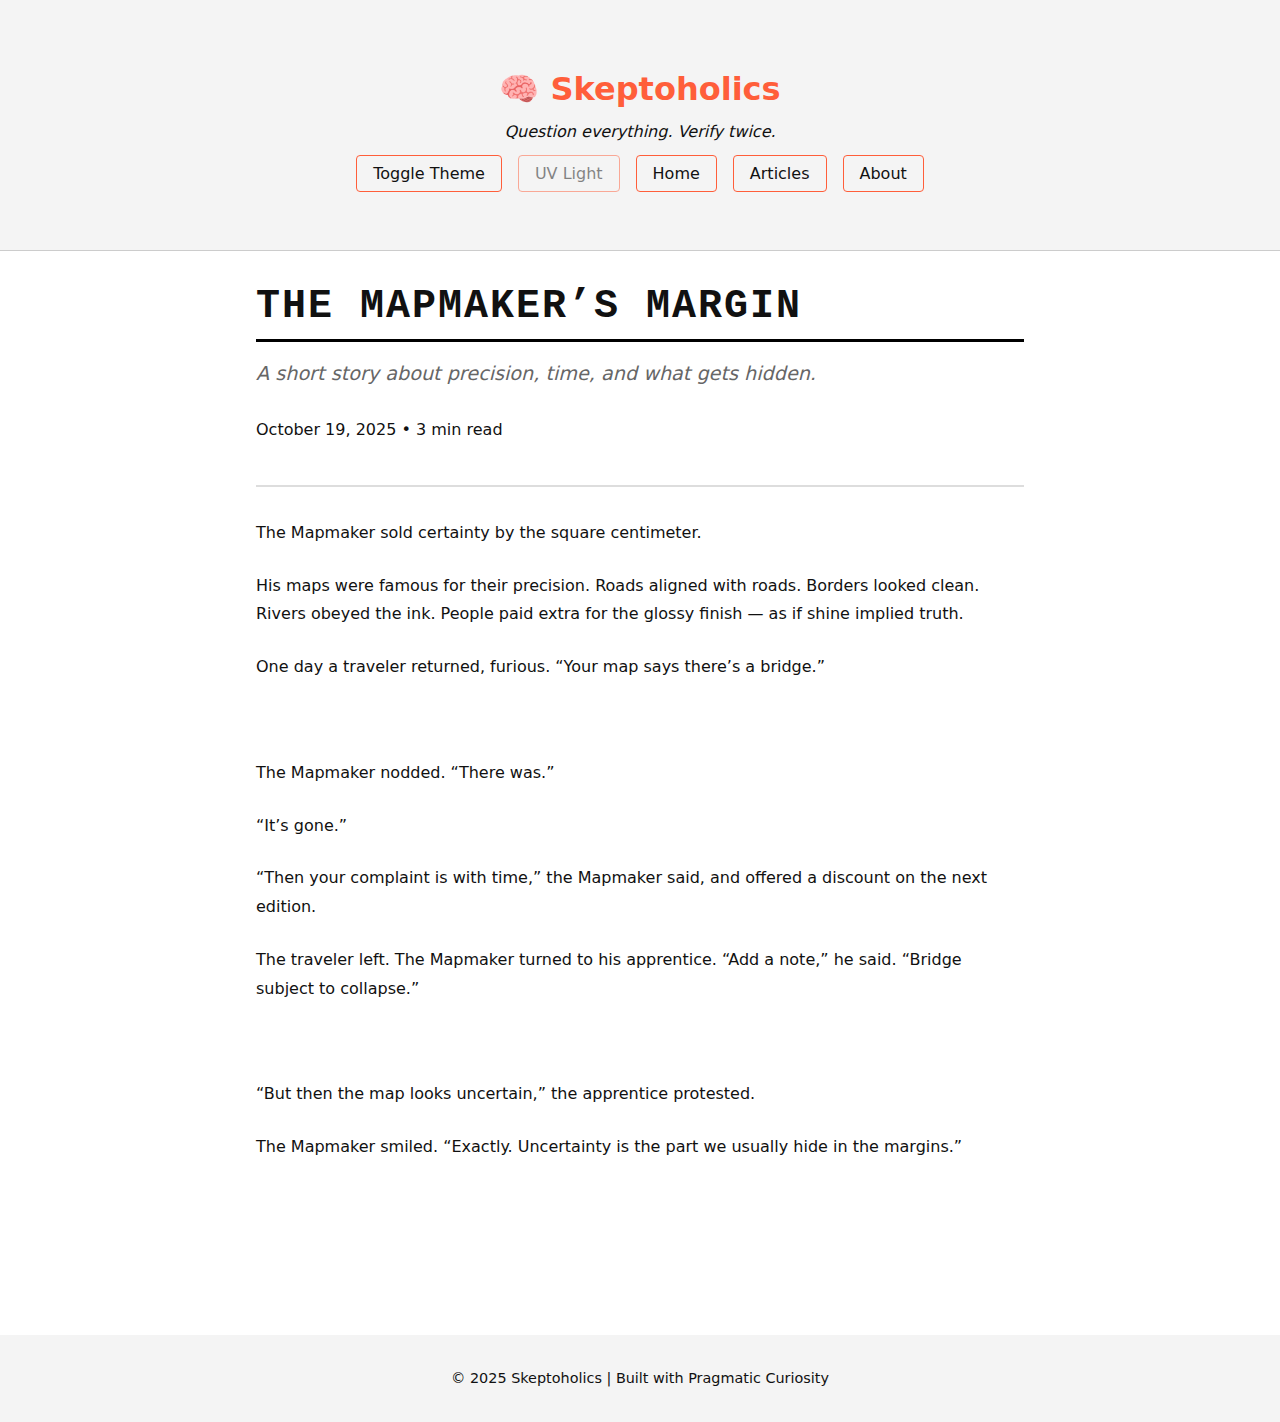
<file: articles/mapmakers-margin.html>
<!DOCTYPE html>

<html lang="en">
<head>
<meta charset="utf-8"/>
<meta content="width=device-width, initial-scale=1.0" name="viewport"/>
<title>The Mapmaker’s Margin — Skeptoholics</title>
<link href="../style.css" rel="stylesheet"/>
</head>
<body>
<header class="site-header">
<div class="container">
<h1 class="logo">🧠 Skeptoholics</h1>
<p class="tagline">Question everything. Verify twice.</p>
<nav>
<ul>
<li><a href="#" id="toggleTheme">Toggle Theme</a></li>
<li><a href="#" id="toggleUV">UV Light</a></li>
<li><a href="../index.html">Home</a></li>
<li><a href="../articles.html">Articles</a></li>
<li><a href="../about.html">About</a></li>
</ul>
</nav>
</div>
</header>
<main class="container article-content">
<header class="article-header">
<h1>The Mapmaker’s Margin</h1>
<p class="subtitle">A short story about precision, time, and what gets hidden.</p>
<p class="meta">October 19, 2025 • 3 min read</p>
</header>
<p>The Mapmaker sold certainty by the square centimeter.</p>
<p>His maps were famous for their precision. Roads aligned with roads. Borders looked clean. Rivers obeyed the ink. People paid extra for the glossy finish — as if shine implied truth.</p>
<p>One day a traveler returned, furious. “Your map says there’s a bridge.”</p><p><span class="uv-hidden" data-uv="1">Evidence is not a feeling — it's a trail you can walk.</span></p>
<p>The Mapmaker nodded. “There was.”</p>
<p>“It’s gone.”</p>
<p>“Then your complaint is with time,” the Mapmaker said, and offered a discount on the next edition.</p>
<p>The traveler left. The Mapmaker turned to his apprentice. “Add a note,” he said. “Bridge subject to collapse.”</p><p><span class="uv-hidden" data-uv="1">Most certainty is rented, not owned.</span></p>
<p>“But then the map looks uncertain,” the apprentice protested.</p>
<p>The Mapmaker smiled. “Exactly. Uncertainty is the part we usually hide in the margins.”</p>
<p class="uv-hidden" data-uv="">The margin is where truth goes when it doesn’t fit the layout.</p>
</main>
<footer class="site-footer">
<p>© 2025 Skeptoholics | Built with Pragmatic Curiosity</p>
</footer>
<script defer="" src="../script.js"></script>
<script defer="" src="../script.js"></script>
</body>
</html>
</file>
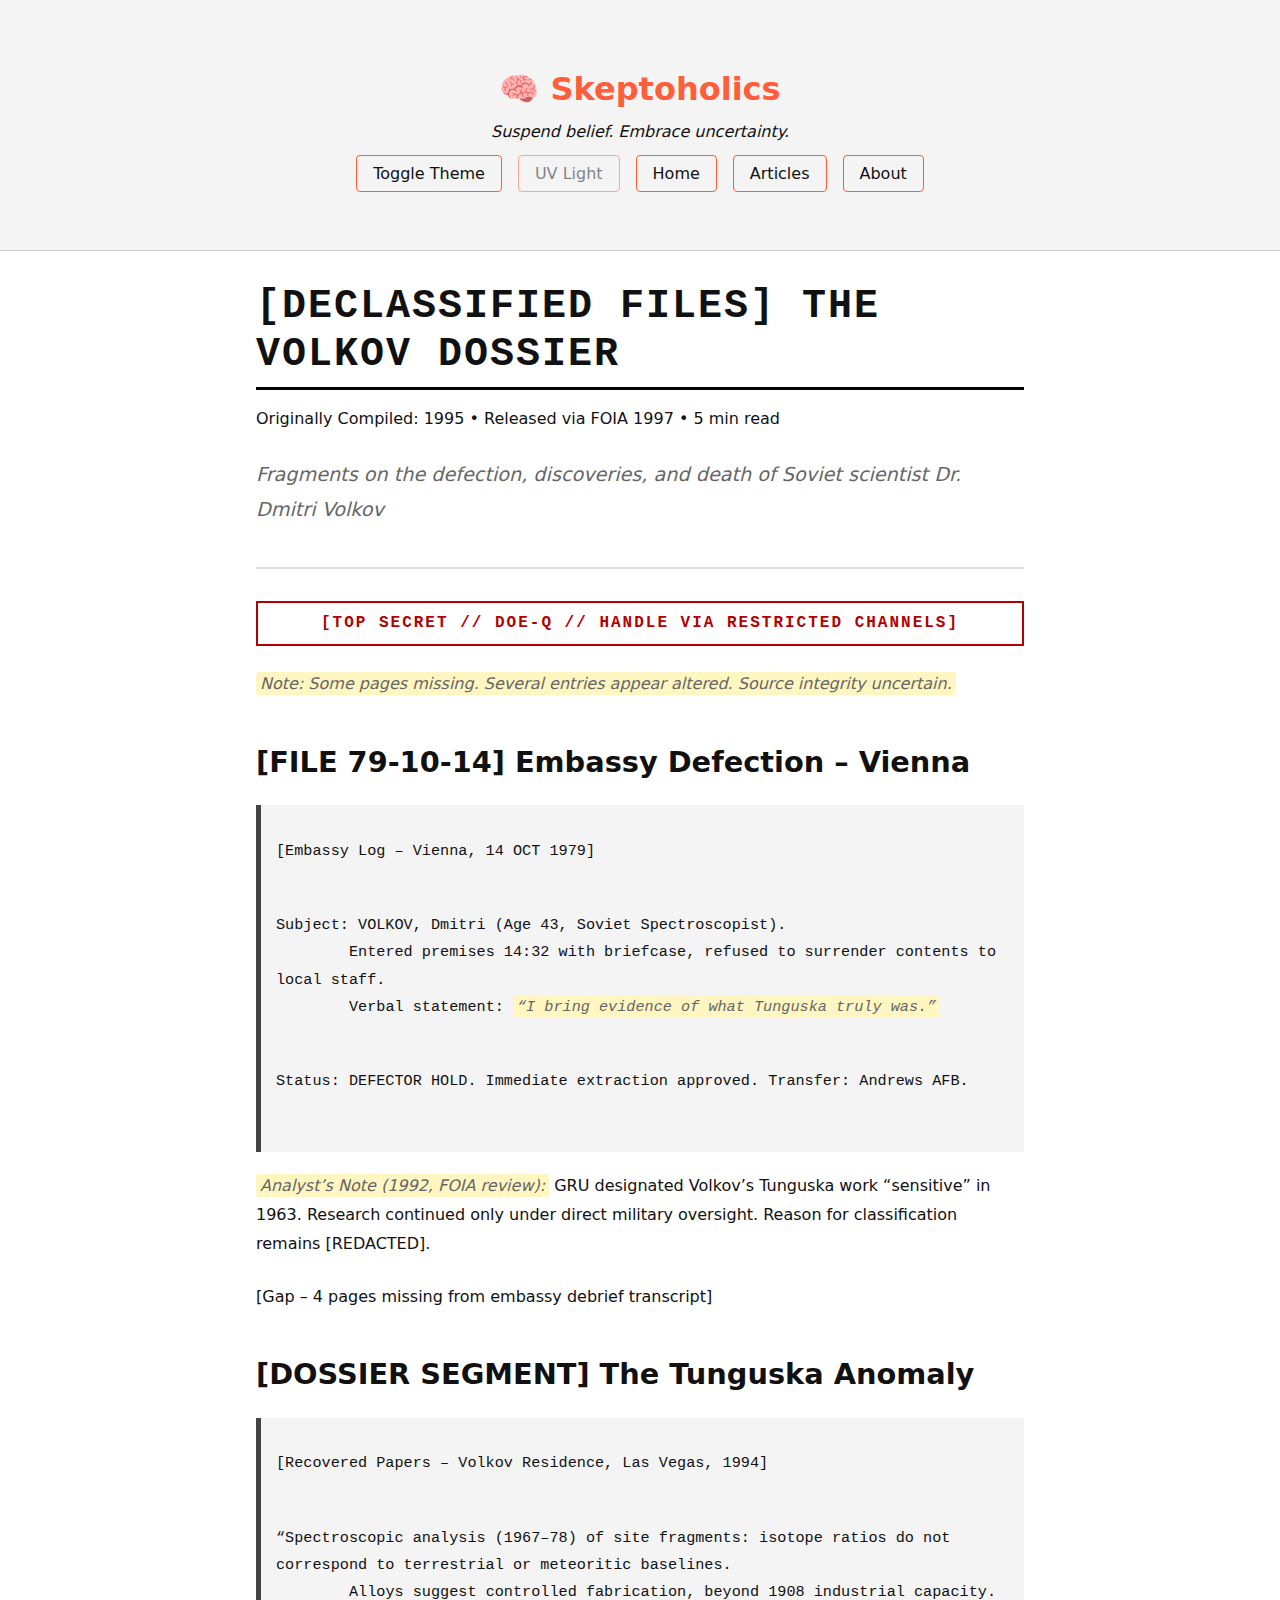
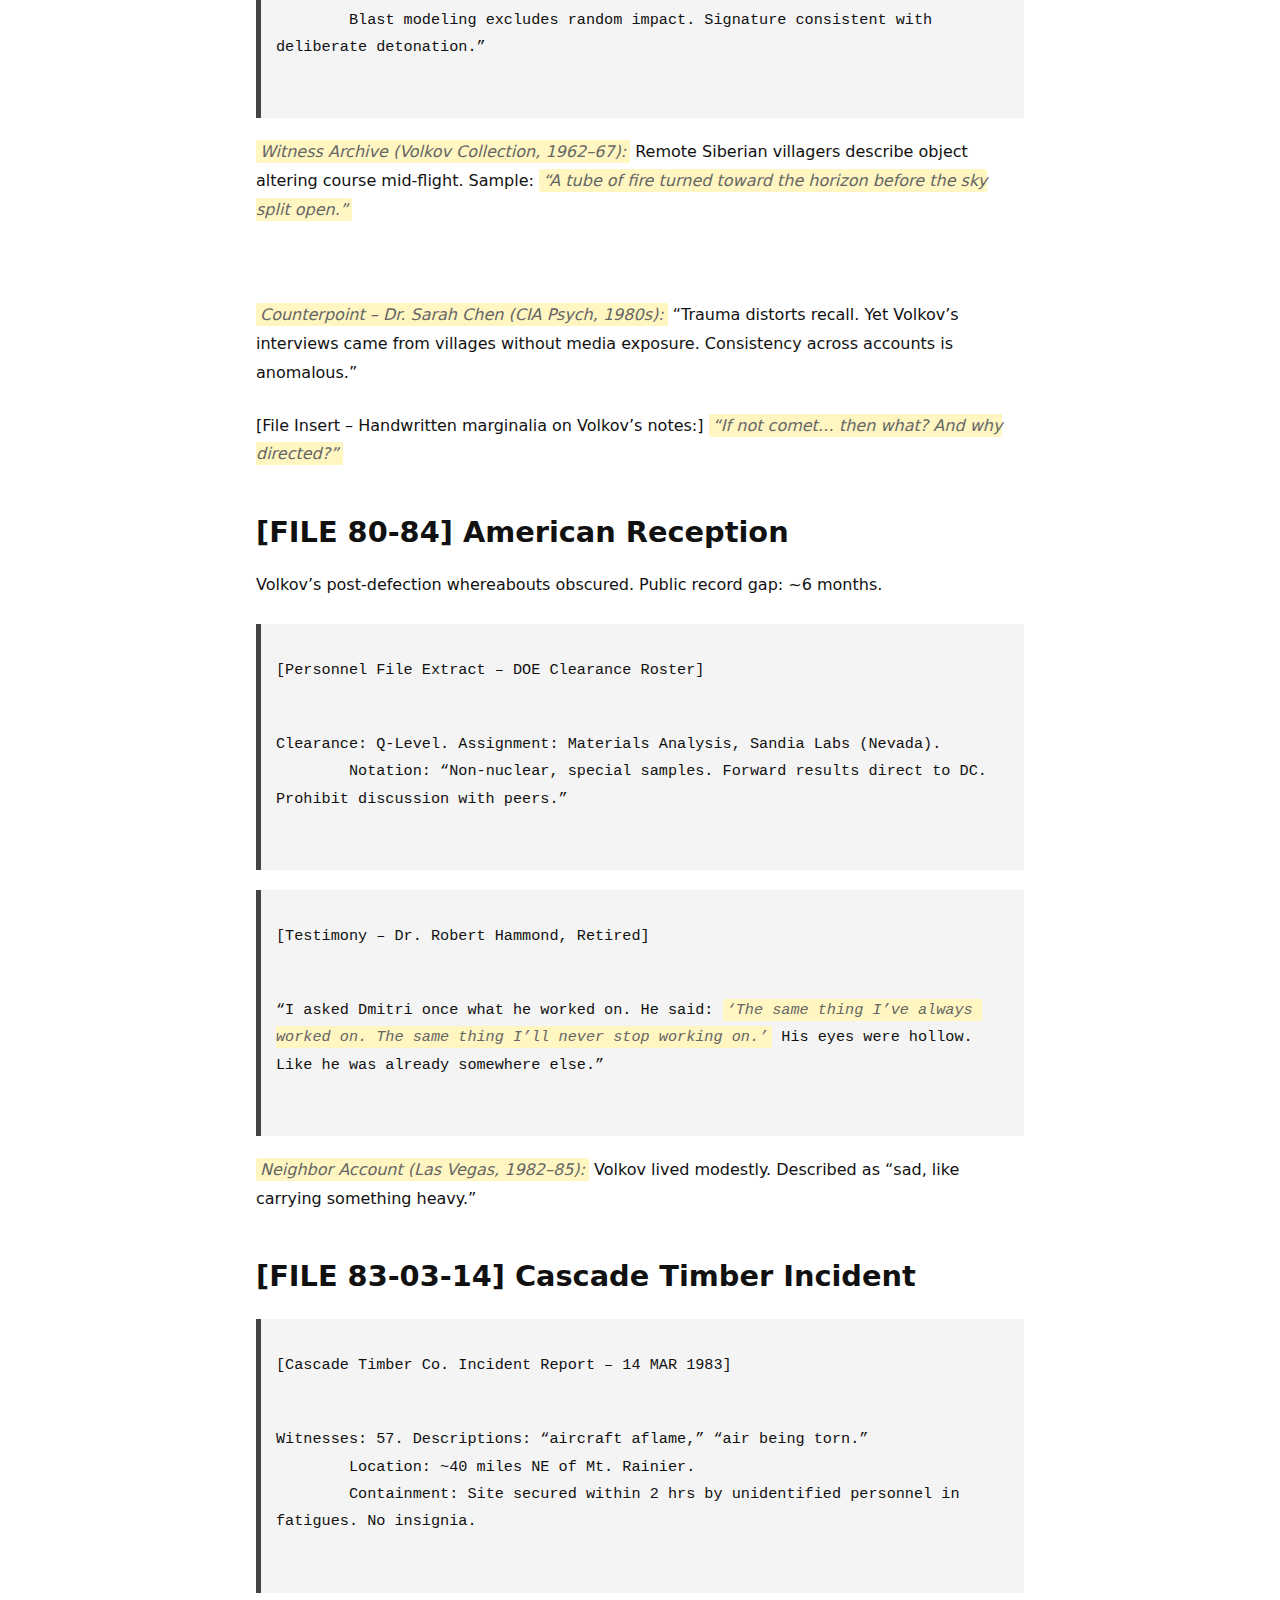
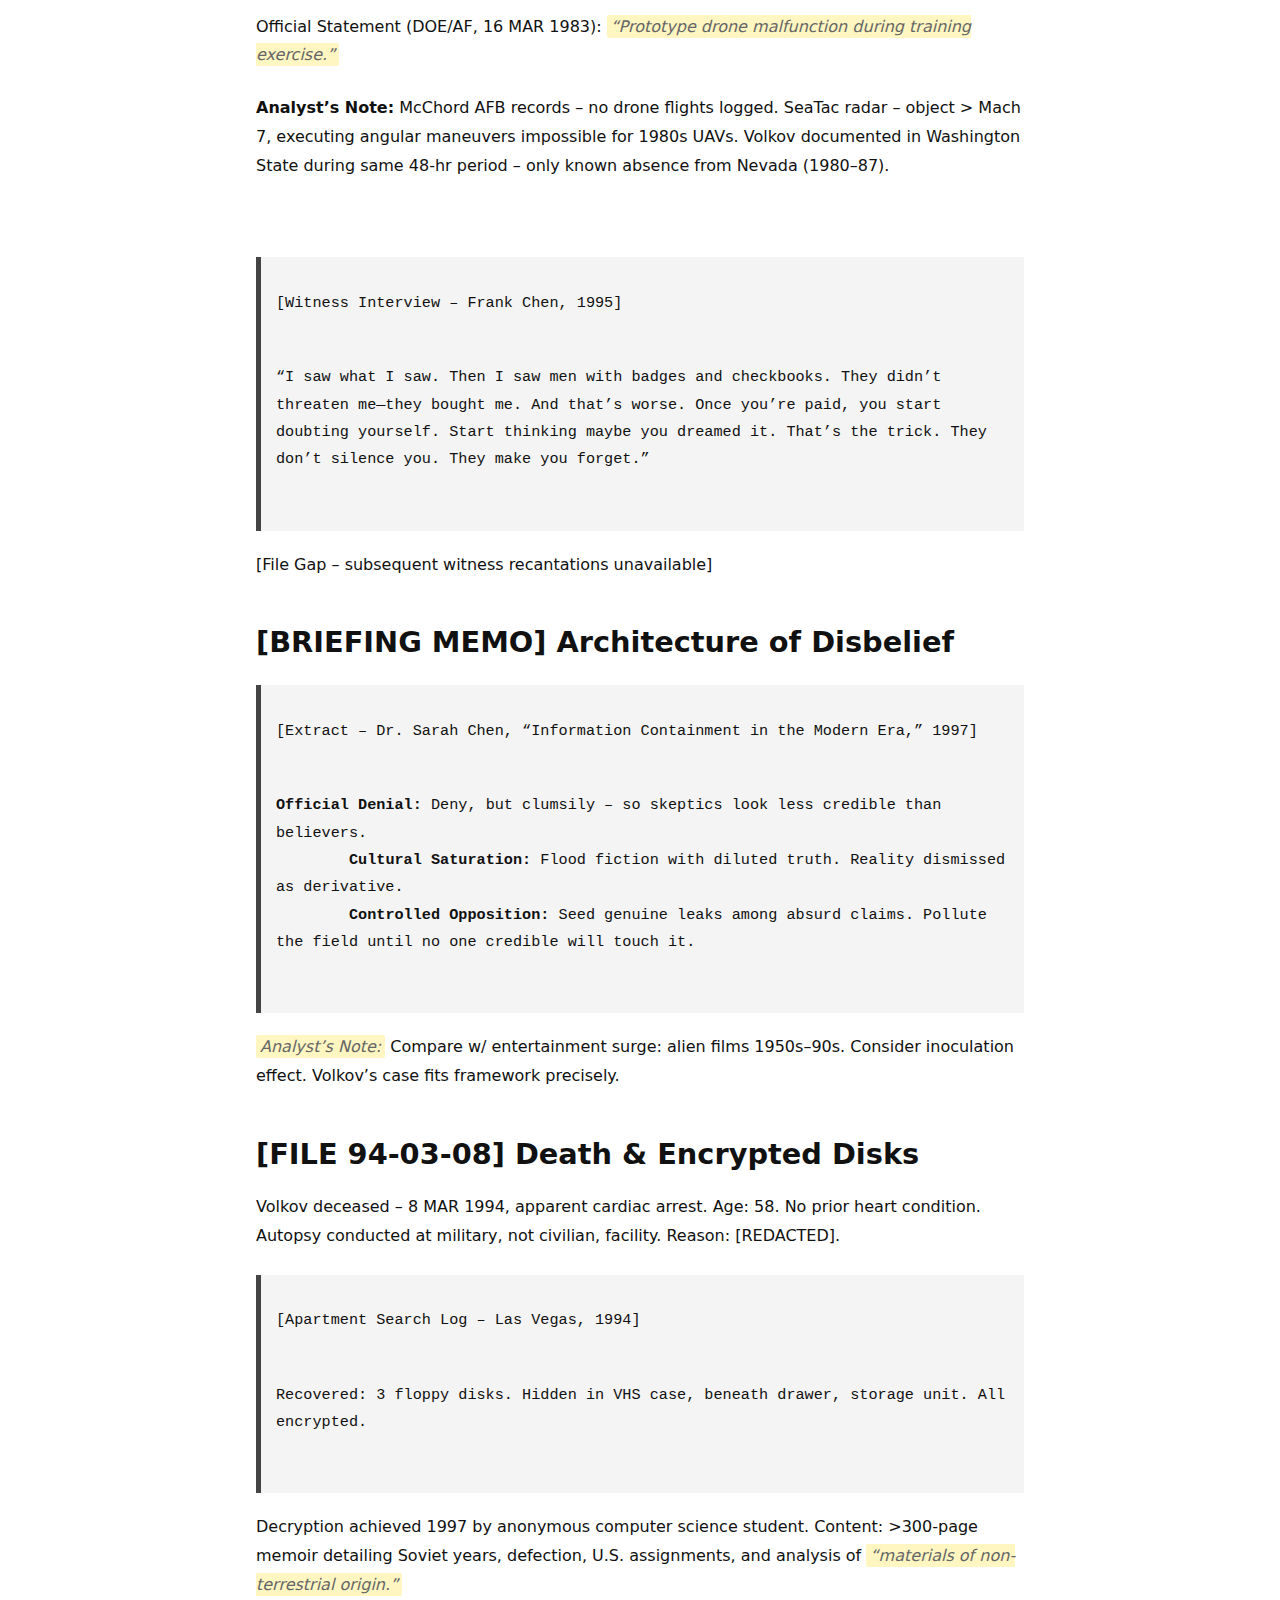
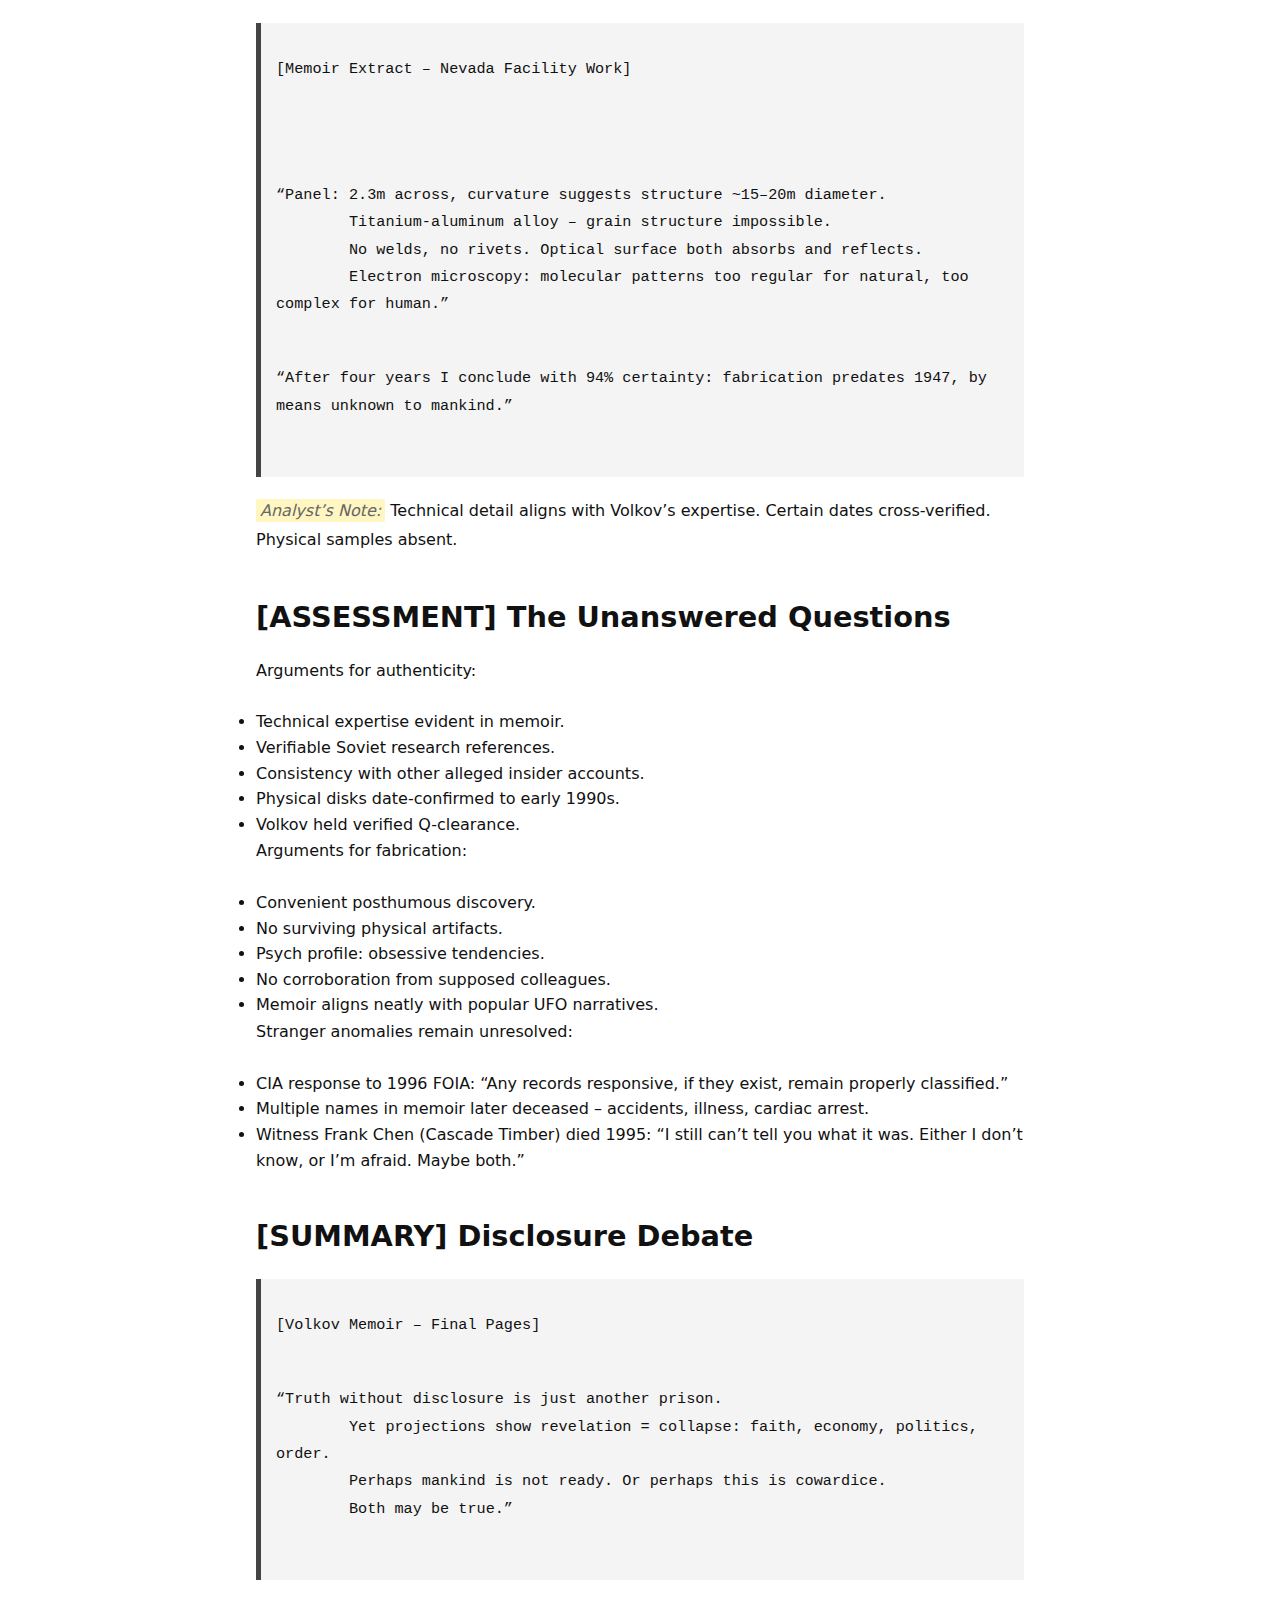
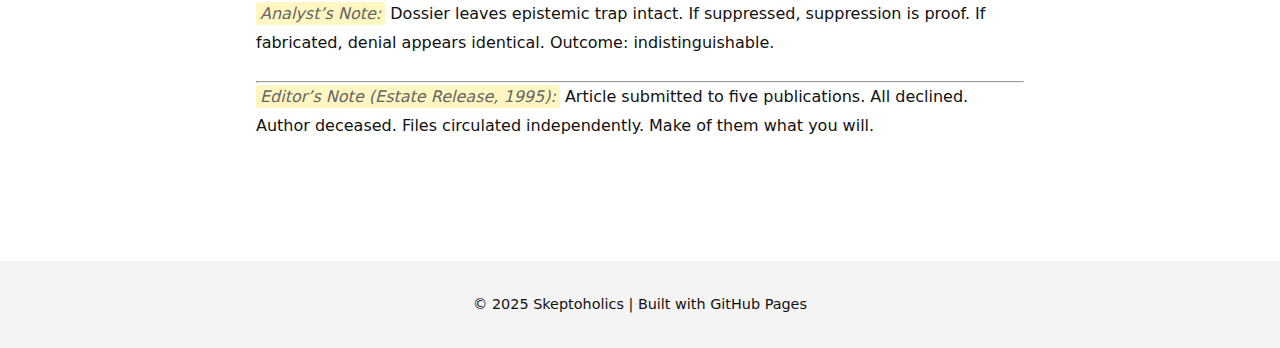
<file: articles/volkov-defection.html>
<!DOCTYPE html>

<html lang="en">
<head>
<meta charset="utf-8"/>
<meta content="width=device-width, initial-scale=1.0" name="viewport"/>
<title>The Volkov Dossier | Skeptoholics</title>
<link href="../style.css" rel="stylesheet"/>
</head>
<body>
<header class="site-header">
<div class="container">
<h1 class="logo">🧠 Skeptoholics</h1>
<p class="tagline">Suspend belief. Embrace uncertainty.</p>
<nav>
<ul>
<li><a href="#" id="toggleTheme">Toggle Theme</a></li>
<li><a href="#" id="toggleUV">UV Light</a></li>
<li><a href="../index.html">Home</a></li>
<li><a href="../articles.html">Articles</a></li>
<li><a href="../about.html">About</a></li>
</ul>
</nav>
</div>
</header>
<main class="container article-content">
<article>
<header class="article-header">
<h1>[DECLASSIFIED FILES] THE VOLKOV DOSSIER</h1>
<p class="meta">Originally Compiled: 1995 • Released via FOIA 1997 • 5 min read</p>
<p class="subtitle">Fragments on the defection, discoveries, and death of Soviet scientist Dr. Dmitri Volkov</p>
</header>
<p class="redacted">[TOP SECRET // DOE-Q // HANDLE VIA RESTRICTED CHANNELS]</p>
<p><em>Note: Some pages missing. Several entries appear altered. Source integrity uncertain.</em></p>
<h2>[FILE 79-10-14] Embassy Defection – Vienna</h2>
<blockquote class="transcript">
<p>[Embassy Log – Vienna, 14 OCT 1979]</p>
<p>Subject: VOLKOV, Dmitri (Age 43, Soviet Spectroscopist).  
        Entered premises 14:32 with briefcase, refused to surrender contents to local staff.  
        Verbal statement: <em>“I bring evidence of what Tunguska truly was.”</em></p>
<p>Status: DEFECTOR HOLD. Immediate extraction approved. Transfer: Andrews AFB.</p>
</blockquote>
<p><em>Analyst’s Note (1992, FOIA review):</em> GRU designated Volkov’s Tunguska work “sensitive” in 1963. Research continued only under direct military oversight. Reason for classification remains [REDACTED].</p>
<p>[Gap – 4 pages missing from embassy debrief transcript]</p>
<h2>[DOSSIER SEGMENT] The Tunguska Anomaly</h2>
<blockquote class="transcript">
<p>[Recovered Papers – Volkov Residence, Las Vegas, 1994]</p>
<p>“Spectroscopic analysis (1967–78) of site fragments: isotope ratios do not correspond to terrestrial or meteoritic baselines.  
        Alloys suggest controlled fabrication, beyond 1908 industrial capacity.  
        Blast modeling excludes random impact. Signature consistent with deliberate detonation.”</p>
</blockquote>
<p><em>Witness Archive (Volkov Collection, 1962–67):</em> Remote Siberian villagers describe object altering course mid-flight.  
      Sample: <em>“A tube of fire turned toward the horizon before the sky split open.”</em></p><p><span class="uv-hidden" data-uv="1">Evidence is not a feeling — it's a trail you can walk.</span></p>
<p><em>Counterpoint – Dr. Sarah Chen (CIA Psych, 1980s):</em> “Trauma distorts recall. Yet Volkov’s interviews came from villages without media exposure. Consistency across accounts is anomalous.”</p>
<p>[File Insert – Handwritten marginalia on Volkov’s notes:]  
      <em>“If not comet… then what? And why directed?”</em></p>
<h2>[FILE 80-84] American Reception</h2>
<p>Volkov’s post-defection whereabouts obscured. Public record gap: ~6 months.</p>
<blockquote class="transcript">
<p>[Personnel File Extract – DOE Clearance Roster]</p>
<p>Clearance: Q-Level. Assignment: Materials Analysis, Sandia Labs (Nevada).  
        Notation: “Non-nuclear, special samples. Forward results direct to DC. Prohibit discussion with peers.”</p>
</blockquote>
<blockquote class="transcript">
<p>[Testimony – Dr. Robert Hammond, Retired]</p>
<p>“I asked Dmitri once what he worked on. He said: <em>‘The same thing I’ve always worked on. The same thing I’ll never stop working on.’</em> His eyes were hollow. Like he was already somewhere else.”</p>
</blockquote>
<p><em>Neighbor Account (Las Vegas, 1982–85):</em> Volkov lived modestly. Described as “sad, like carrying something heavy.”</p>
<h2>[FILE 83-03-14] Cascade Timber Incident</h2>
<blockquote class="transcript">
<p>[Cascade Timber Co. Incident Report – 14 MAR 1983]</p>
<p>Witnesses: 57. Descriptions: “aircraft aflame,” “air being torn.”  
        Location: ~40 miles NE of Mt. Rainier.  
        Containment: Site secured within 2 hrs by unidentified personnel in fatigues. No insignia.</p>
</blockquote>
<p>Official Statement (DOE/AF, 16 MAR 1983): <em>“Prototype drone malfunction during training exercise.”</em></p>
<p><strong>Analyst’s Note:</strong> McChord AFB records – no drone flights logged.  
      SeaTac radar – object &gt; Mach 7, executing angular maneuvers impossible for 1980s UAVs.  
      Volkov documented in Washington State during same 48-hr period – only known absence from Nevada (1980–87).</p><p><span class="uv-hidden" data-uv="1">Most certainty is rented, not owned.</span></p>
<blockquote class="transcript">
<p>[Witness Interview – Frank Chen, 1995]</p>
<p>“I saw what I saw. Then I saw men with badges and checkbooks. They didn’t threaten me—they bought me. And that’s worse. Once you’re paid, you start doubting yourself. Start thinking maybe you dreamed it. That’s the trick. They don’t silence you. They make you forget.”</p>
</blockquote>
<p>[File Gap – subsequent witness recantations unavailable]</p>
<h2>[BRIEFING MEMO] Architecture of Disbelief</h2>
<blockquote class="transcript">
<p>[Extract – Dr. Sarah Chen, “Information Containment in the Modern Era,” 1997]</p>
<p><strong>Official Denial:</strong> Deny, but clumsily – so skeptics look less credible than believers.  
        <strong>Cultural Saturation:</strong> Flood fiction with diluted truth. Reality dismissed as derivative.  
        <strong>Controlled Opposition:</strong> Seed genuine leaks among absurd claims. Pollute the field until no one credible will touch it.</p>
</blockquote>
<p><em>Analyst’s Note:</em> Compare w/ entertainment surge: alien films 1950s–90s. Consider inoculation effect. Volkov’s case fits framework precisely.</p>
<h2>[FILE 94-03-08] Death &amp; Encrypted Disks</h2>
<p>Volkov deceased – 8 MAR 1994, apparent cardiac arrest. Age: 58. No prior heart condition. Autopsy conducted at military, not civilian, facility. Reason: [REDACTED].</p>
<blockquote class="transcript">
<p>[Apartment Search Log – Las Vegas, 1994]</p>
<p>Recovered: 3 floppy disks. Hidden in VHS case, beneath drawer, storage unit. All encrypted.</p>
</blockquote>
<p>Decryption achieved 1997 by anonymous computer science student. Content: &gt;300-page memoir detailing Soviet years, defection, U.S. assignments, and analysis of <em>“materials of non-terrestrial origin.”</em></p>
<blockquote class="transcript">
<p>[Memoir Extract – Nevada Facility Work]</p><p><span class="uv-hidden" data-uv="1">A neat story is a social technology.</span></p>
<p>“Panel: 2.3m across, curvature suggests structure ~15–20m diameter.  
        Titanium-aluminum alloy – grain structure impossible.  
        No welds, no rivets. Optical surface both absorbs and reflects.  
        Electron microscopy: molecular patterns too regular for natural, too complex for human.”</p>
<p>“After four years I conclude with 94% certainty: fabrication predates 1947, by means unknown to mankind.”</p>
</blockquote>
<p><em>Analyst’s Note:</em> Technical detail aligns with Volkov’s expertise. Certain dates cross-verified. Physical samples absent.</p>
<h2>[ASSESSMENT] The Unanswered Questions</h2>
<p>Arguments for authenticity:</p>
<ul>
<li>Technical expertise evident in memoir.</li>
<li>Verifiable Soviet research references.</li>
<li>Consistency with other alleged insider accounts.</li>
<li>Physical disks date-confirmed to early 1990s.</li>
<li>Volkov held verified Q-clearance.</li>
</ul>
<p>Arguments for fabrication:</p>
<ul>
<li>Convenient posthumous discovery.</li>
<li>No surviving physical artifacts.</li>
<li>Psych profile: obsessive tendencies.</li>
<li>No corroboration from supposed colleagues.</li>
<li>Memoir aligns neatly with popular UFO narratives.</li>
</ul>
<p>Stranger anomalies remain unresolved:</p>
<ul>
<li>CIA response to 1996 FOIA: “Any records responsive, if they exist, remain properly classified.”</li>
<li>Multiple names in memoir later deceased – accidents, illness, cardiac arrest.</li>
<li>Witness Frank Chen (Cascade Timber) died 1995: “I still can’t tell you what it was. Either I don’t know, or I’m afraid. Maybe both.”</li>
</ul>
<h2>[SUMMARY] Disclosure Debate</h2>
<blockquote class="transcript">
<p>[Volkov Memoir – Final Pages]</p>
<p>“Truth without disclosure is just another prison.  
        Yet projections show revelation = collapse: faith, economy, politics, order.  
        Perhaps mankind is not ready. Or perhaps this is cowardice.  
        Both may be true.”</p>
</blockquote>
<p><em>Analyst’s Note:</em> Dossier leaves epistemic trap intact. If suppressed, suppression is proof. If fabricated, denial appears identical. Outcome: indistinguishable.</p>
<hr/>
<p><em>Editor’s Note (Estate Release, 1995):</em>  
      Article submitted to five publications. All declined. Author deceased. Files circulated independently. Make of them what you will.</p>
</article>
</main>
<footer class="site-footer">
<p>© 2025 Skeptoholics | Built with GitHub Pages</p>
</footer>
<script defer="" src="../script.js"></script>
<script defer="" src="../script.js"></script>
<script defer="" src="../script.js"></script>
</body>
</html>
</file>
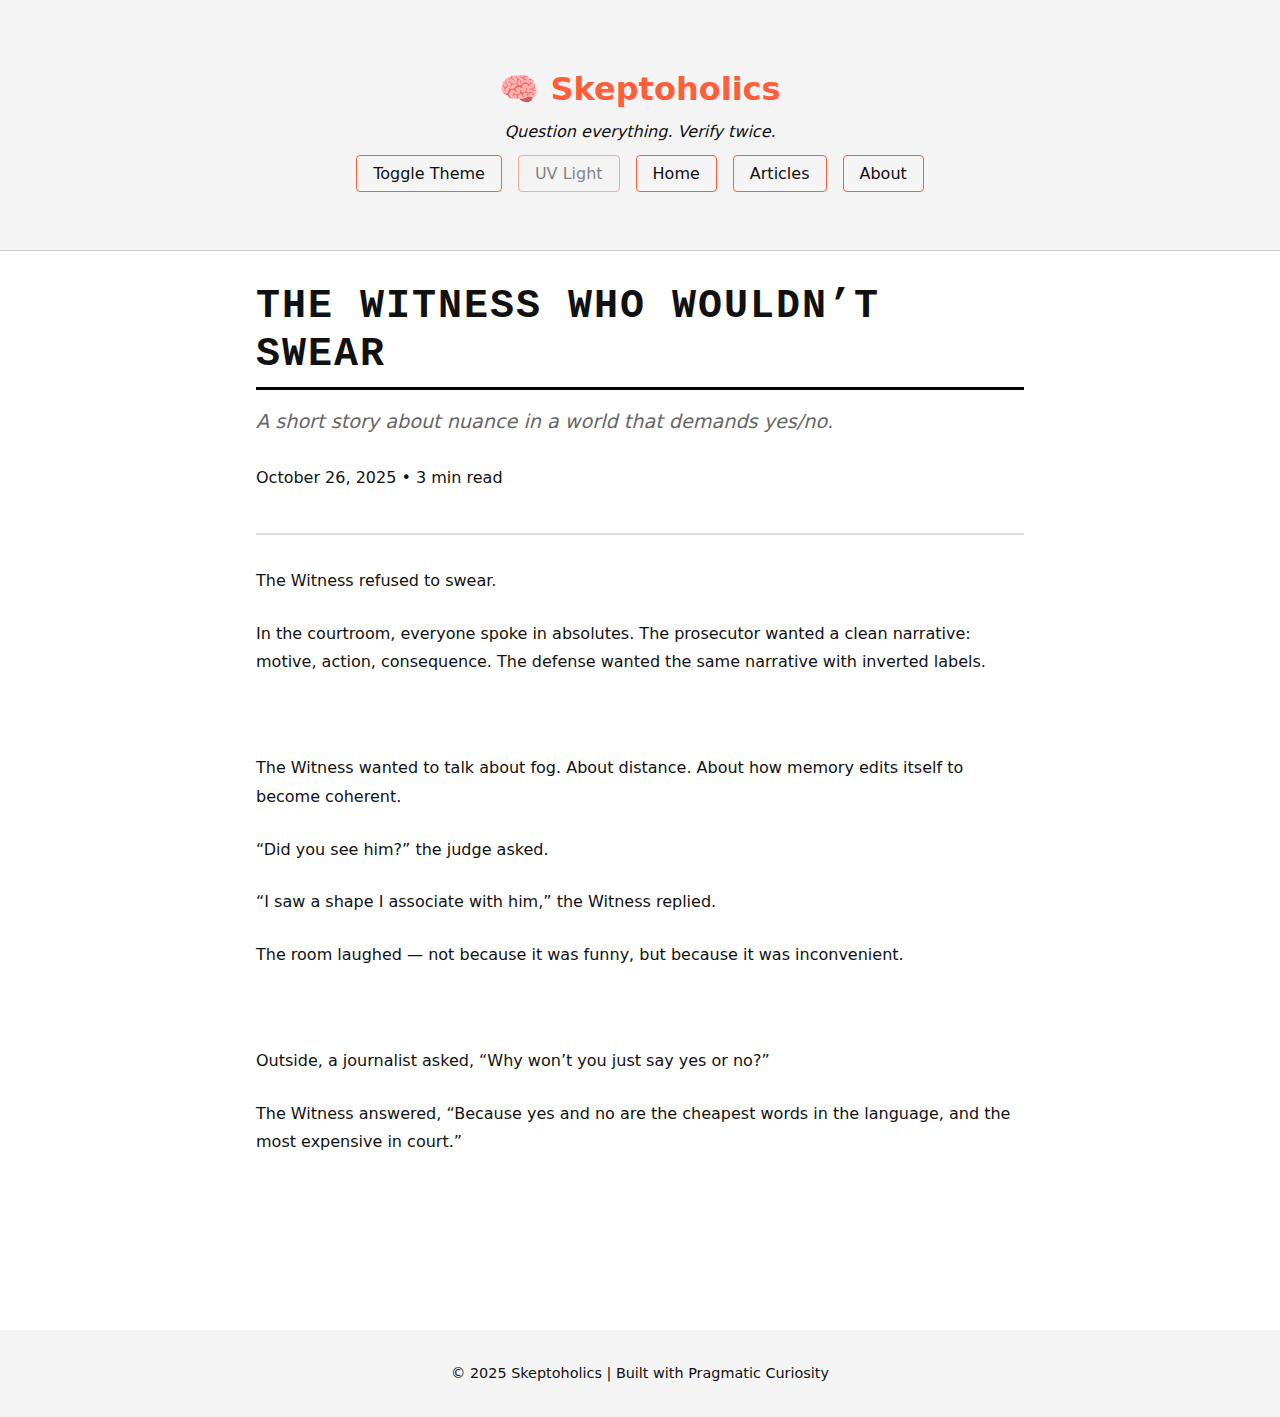
<file: articles/witness-wont-swear.html>
<!DOCTYPE html>

<html lang="en">
<head>
<meta charset="utf-8"/>
<meta content="width=device-width, initial-scale=1.0" name="viewport"/>
<title>The Witness Who Wouldn’t Swear — Skeptoholics</title>
<link href="../style.css" rel="stylesheet"/>
</head>
<body>
<header class="site-header">
<div class="container">
<h1 class="logo">🧠 Skeptoholics</h1>
<p class="tagline">Question everything. Verify twice.</p>
<nav>
<ul>
<li><a href="#" id="toggleTheme">Toggle Theme</a></li>
<li><a href="#" id="toggleUV">UV Light</a></li>
<li><a href="../index.html">Home</a></li>
<li><a href="../articles.html">Articles</a></li>
<li><a href="../about.html">About</a></li>
</ul>
</nav>
</div>
</header>
<main class="container article-content">
<header class="article-header">
<h1>The Witness Who Wouldn’t Swear</h1>
<p class="subtitle">A short story about nuance in a world that demands yes/no.</p>
<p class="meta">October 26, 2025 • 3 min read</p>
</header>
<p>The Witness refused to swear.</p>
<p>In the courtroom, everyone spoke in absolutes. The prosecutor wanted a clean narrative: motive, action, consequence. The defense wanted the same narrative with inverted labels.</p><p><span class="uv-hidden" data-uv="1">Evidence is not a feeling — it's a trail you can walk.</span></p>
<p>The Witness wanted to talk about fog. About distance. About how memory edits itself to become coherent.</p>
<p>“Did you see him?” the judge asked.</p>
<p>“I saw a shape I associate with him,” the Witness replied.</p>
<p>The room laughed — not because it was funny, but because it was inconvenient.</p><p><span class="uv-hidden" data-uv="1">Most certainty is rented, not owned.</span></p>
<p>Outside, a journalist asked, “Why won’t you just say yes or no?”</p>
<p>The Witness answered, “Because yes and no are the cheapest words in the language, and the most expensive in court.”</p>
<p class="uv-hidden" data-uv="">When a system punishes nuance, it manufactures certainty.</p>
</main>
<footer class="site-footer">
<p>© 2025 Skeptoholics | Built with Pragmatic Curiosity</p>
</footer>
<script defer="" src="../script.js"></script>
<script defer="" src="../script.js"></script>
</body>
</html>
</file>
<file: style.css>
:root {
  --bg: #ffffff;
  --text: #111;
  --card-bg: #f4f4f4;
  --accent: #ff5e3a;
}

[data-theme='dark'] {
  --bg: #0d1117;
  --text: #c9d1d9;
  --card-bg: #161b22;
  --accent: #f78166;
}

* {
  box-sizing: border-box;
  margin: 0;
  padding: 0;
}

body {
  font-family: system-ui, sans-serif;
  background-color: var(--bg);
  color: var(--text);
  line-height: 1.6;
  transition: background 0.3s ease, color 0.3s ease;
}

.container {
  max-width: 960px;
  margin: auto;
  padding: 2rem;
}

.site-header {
  background: var(--card-bg);
  border-bottom: 1px solid #ccc;
  text-align: center;
  padding: 2rem 1rem;
}

.site-header .logo {
  font-size: 2rem;
  color: var(--accent);
}

.site-header .tagline {
  margin-top: 0.25rem;
  font-style: italic;
  color: var(--text);
}

nav ul {
  list-style: none;
  display: flex;
  justify-content: center;
  gap: 1rem;
  margin-top: 1rem;
}

nav a,
nav button {
  text-decoration: none;
  color: var(--text);
  background: none;
  border: 1px solid var(--accent);
  padding: 0.5rem 1rem;
  border-radius: 4px;
  cursor: pointer;
}

nav a:hover,
nav button:hover {
  background: var(--accent);
  color: white;
}

.intro {
  margin: 2rem 0;
}

.articles-grid {
  display: grid;
  grid-template-columns: repeat(auto-fit, minmax(280px, 1fr));
  gap: 1.5rem;
}

.card {
  background: var(--card-bg);
  padding: 1.5rem;
  border-radius: 8px;
  box-shadow: 0 2px 8px rgba(0,0,0,0.05);
  transition: transform 0.2s ease;
}

.card:hover {
  transform: translateY(-4px);
}

.card h2 {
  margin-bottom: 0.5rem;
  color: var(--accent);
}

.card .meta {
  font-size: 0.9rem;
  color: gray;
  margin-bottom: 1rem;
}

.card a {
  color: var(--accent);
  font-weight: bold;
  text-decoration: none;
}

.site-footer {
  text-align: center;
  padding: 2rem 1rem;
  background: var(--card-bg);
  margin-top: 4rem;
  font-size: 0.9rem;
}
/* Article Content Styling */
.article-content {
  max-width: 800px;
  margin: 0 auto;
  padding: 2rem 1rem;
}

.article-header {
  margin-bottom: 2rem;
  border-bottom: 2px solid var(--border-color, #ddd);
  padding-bottom: 1rem;
}

.article-header h1 {
  font-size: 2.5rem;
  margin-bottom: 0.5rem;
  line-height: 1.2;
}

.article-header .subtitle {
  font-size: 1.2rem;
  color: var(--text-muted, #666);
  font-style: italic;
  margin-top: 0.5rem;
}

.article-content p {
  margin-bottom: 1.5rem;
  line-height: 1.8;
}

.article-content h2 {
  font-size: 1.8rem;
  margin-top: 2.5rem;
  margin-bottom: 1rem;
}

.article-content em {
  color: var(--text-muted, #666);
}
/* === Classified Dossier Styling === */

/* Classification Stamps */
.redacted {
  display: block;
  font-weight: bold;
  font-family: "Courier New", Courier, monospace;
  text-transform: uppercase;
  color: #b30000; /* deep red, stamped look */
  border: 2px solid #b30000;
  padding: 6px;
  margin: 20px 0;
  text-align: center;
  letter-spacing: 2px;
}

/* Redacted Text (black bars) */
span.redacted {
  background: black;
  color: black;
  padding: 0 6px;
  border-radius: 2px;
}

/* Transcripts & Reports */
blockquote.transcript {
  font-family: "Courier New", Courier, monospace;
  font-size: 0.95em;
  background: #f4f4f4;
  border-left: 5px solid #444;
  padding: 10px 15px;
  margin: 20px 0;
  white-space: pre-wrap;
  line-height: 1.5;
}

/* Analyst Notes */
em {
  background: #fff6c1; /* soft yellow highlight */
  padding: 2px 4px;
  font-style: italic;
  border-radius: 2px;
}

/* Missing File / Gap Indicators */
.missing {
  display: block;
  font-family: "Courier New", Courier, monospace;
  color: #666;
  background: #eee;
  padding: 5px 8px;
  margin: 15px 0;
  border-left: 3px solid #999;
}

/* Article Header (stamp-like effect) */
.article-header h1 {
  font-family: "Courier New", Courier, monospace;
  text-transform: uppercase;
  letter-spacing: 2px;
  border-bottom: 3px solid #000;
  padding-bottom: 8px;
  margin-bottom: 15px;
}

nav a,
nav button {
  text-decoration: none;
  color: var(--text);
  background: none;
  border: 1px solid var(--accent);
  padding: 0.5rem 1rem;
  border-radius: 4px;
  cursor: pointer;
}

nav a:hover,
nav button:hover {
  background: var(--accent);
  color: white;
}


/* === UV Light Easter-egg (works only in dark mode) === */
.uv-hidden,
[data-uv] {
  opacity: 0;
  transition: opacity 0.15s ease;
}

/* Only reveal when UV is active and the cursor is near */
.uv-active .uv-visible {
  opacity: 1;
  color: #b6ffcc; /* "UV ink" */
  text-shadow: 0 0 6px rgba(120, 255, 190, 0.5);
}

/* UV toggle disabled hint (still styled like other nav buttons) */
nav a.is-disabled {
  opacity: 0.5;
}

/* Spotlight overlay */
#uvSpot {
  position: fixed;
  left: 0;
  top: 0;
  width: 0;
  height: 0;
  pointer-events: none;
  z-index: 9999;
  opacity: 0;
  transition: opacity 0.15s ease;
}

.uv-active #uvSpot {
  opacity: 1;
}

/* Glow ring: translated to cursor position via transform */
.uv-active #uvSpot::before {
  content: "";
  position: absolute;
  left: -140px;
  top: -140px;
  width: 280px;
  height: 280px;
  border-radius: 50%;
  background: radial-gradient(circle, rgba(160,255,210,0.18) 0%, rgba(120,255,190,0.10) 35%, rgba(0,0,0,0) 70%);
  box-shadow: 0 0 18px rgba(120,255,190,0.25);
  border: 1px solid rgba(120,255,190,0.25);
}

/* Prevent UV revealing in light mode even if enabled */
:root[data-theme='light'] .uv-hidden,
:root[data-theme='light'] [data-uv] {
  opacity: 0 !important;
}


/* Action buttons (used in page content, not just nav) */
.action-btn,
button.action-btn {
  display: inline-block;
  text-decoration: none;
  color: var(--text);
  background: none;
  border: 1px solid var(--accent);
  padding: 0.5rem 1rem;
  border-radius: 4px;
  cursor: pointer;
}

.action-btn:hover,
button.action-btn:hover {
  background: var(--accent);
  color: white;
}

/* Contact form */
.contact-form {
  display: grid;
  gap: 0.75rem;
  margin-top: 0.75rem;
}

.contact-form label {
  display: grid;
  gap: 0.35rem;
  font-weight: 600;
}

.contact-form input,
.contact-form textarea {
  width: 100%;
  padding: 0.6rem 0.7rem;
  border-radius: 6px;
  border: 1px solid rgba(127,127,127,0.35);
  background: var(--bg);
  color: var(--text);
}

.contact-form textarea { resize: vertical; }



/* === Mobile / small screens === */
@media (max-width: 700px) {
  .container {
    padding: 1.25rem;
  }

  .site-header {
    padding: 1.5rem 1rem;
    text-align: left;
  }

  .site-header .logo {
    font-size: 1.6rem;
  }

  .site-header .tagline {
    font-size: 0.95rem;
  }

  nav ul {
    flex-wrap: wrap;
    justify-content: flex-start;
    gap: 0.6rem;
  }

  nav a,
  nav button {
    padding: 0.45rem 0.8rem;
    font-size: 0.95rem;
  }

  .articles-grid {
    grid-template-columns: 1fr;
  }

  .card {
    padding: 1.1rem;
  }

  .article-header h1 {
    font-size: 2rem;
  }

  .article-content {
    padding: 1.5rem 1rem;
  }
}

@media (max-width: 420px) {
  .site-header .logo {
    font-size: 1.4rem;
  }

  nav a,
  nav button {
    width: 100%;
    text-align: center;
  }
}
</file>
